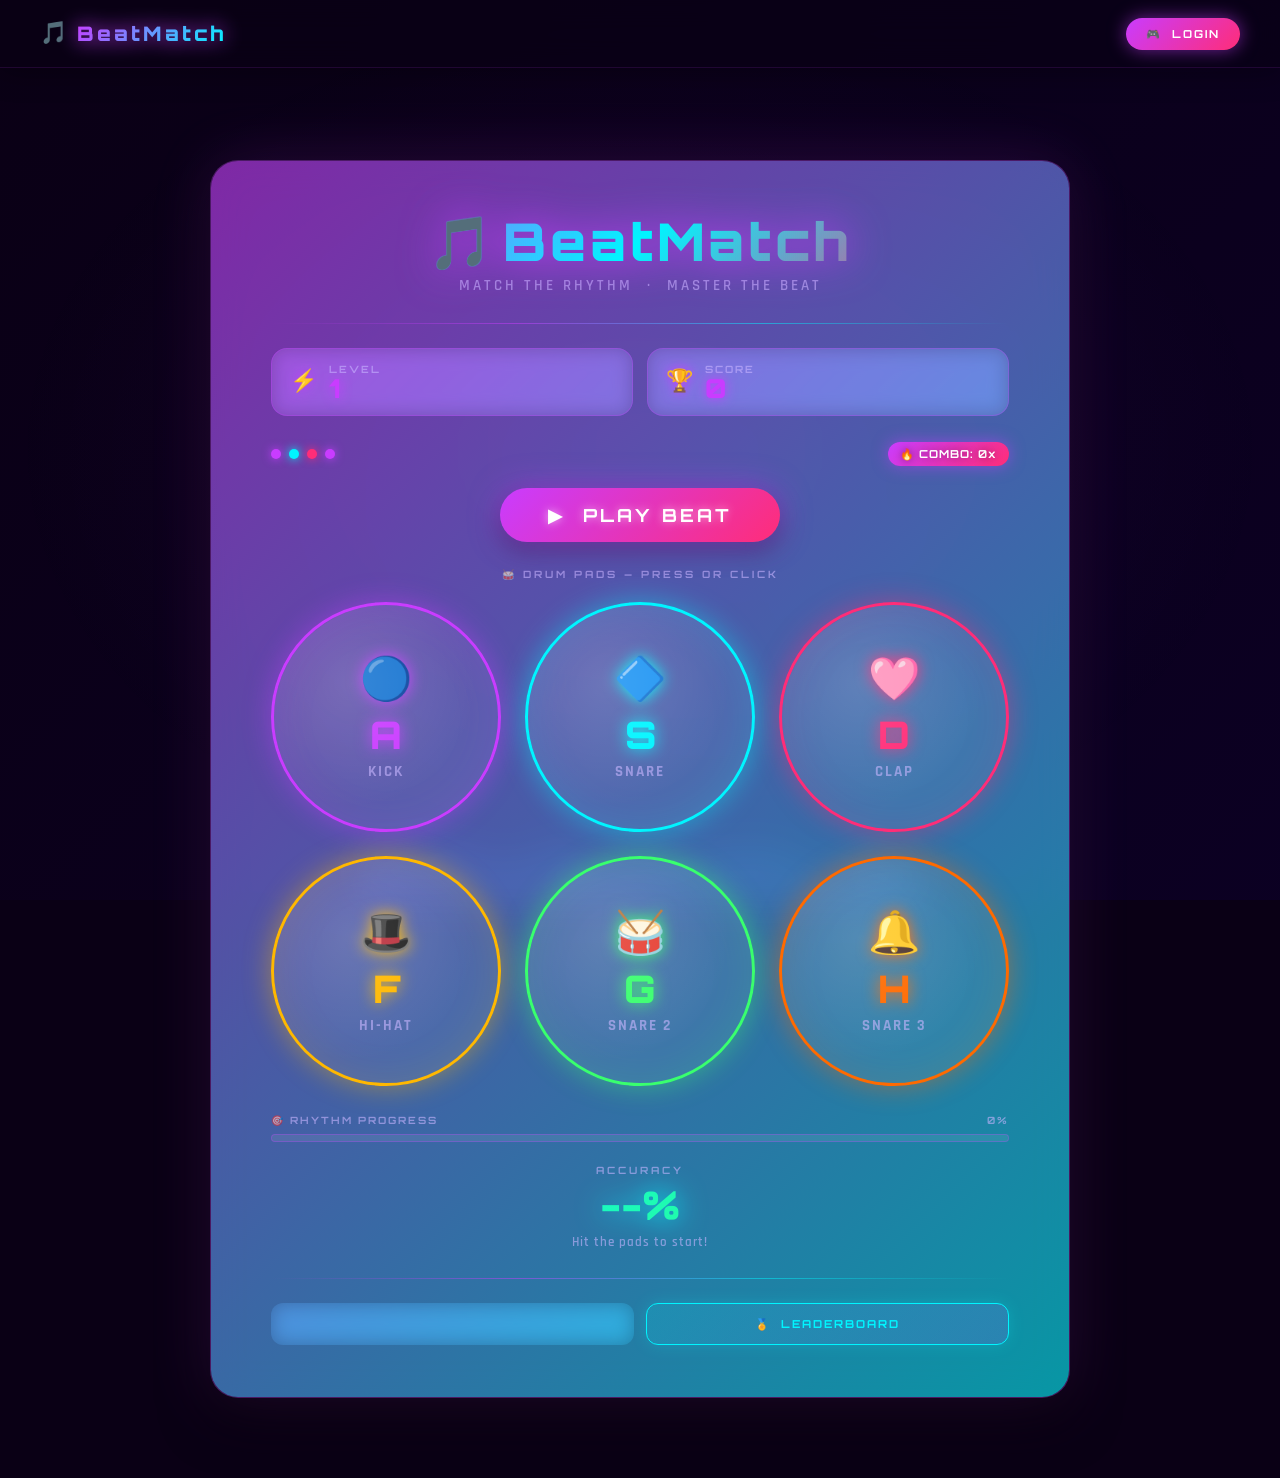
<file: index.html>
<!doctype html>
<html lang="en" data-theme="dark">
  <head>
    <meta charset="UTF-8" />
    <meta
      name="viewport"
      content="width=device-width, initial-scale=1.0, viewport-fit=cover"
    />
    <meta name="theme-color" content="#0a0015" />
    <title>BeatMatch – Match the Rhythm</title>
    <link
      href="https://fonts.googleapis.com/css2?family=Orbitron:wght@400;600;700;900&family=Rajdhani:wght@300;400;600;700&display=swap"
      rel="stylesheet"
    />
    <link rel="stylesheet" href="style.css" />
  </head>
  <body>
    <!-- Animated Background -->
    <div class="bg-canvas"></div>
    <div class="beat-pulse"></div>
    <div class="particles" id="particles"></div>
    <div class="equalizer" id="equalizer"></div>

    <!-- ═══════════ NAVBAR ═══════════ -->
    <nav class="navbar">
      <!-- Left: game name -->
      <a class="navbar-brand" href="#">
        <span class="navbar-brand-icon">🎵</span>
        <span class="navbar-brand-text">BeatMatch</span>
      </a>

      <!-- Right: profile / login -->
      <div class="navbar-right">
        <!-- Profile wrap (shown when logged in) -->
        <div class="profile-wrap" id="profileWrap">
          <button
            class="profile-avatar-btn"
            id="profileAvatarBtn"
            title="My Profile"
          >
            🎧<span class="online-dot"></span>
          </button>
          <div class="profile-dropdown" id="profileDropdown">
            <div class="dd-header">
              <div class="dd-avatar-lg" id="ddAvatarLg">🎧</div>
              <div class="dd-user-info">
                <div class="dd-username" id="ddUsername">BeatMaster</div>
                <div class="dd-email" id="ddEmail">player@beatmatch.io</div>
                <div class="dd-rank-badge">⚡ RANK: PRO</div>
              </div>
            </div>
            <div class="dd-stats">
              <div class="dd-stat">
                <div class="dd-stat-val" id="ddStatScore">0</div>
                <div class="dd-stat-lbl">Score</div>
              </div>
              <div class="dd-stat">
                <div class="dd-stat-val" id="ddStatLevel">1</div>
                <div class="dd-stat-lbl">Level</div>
              </div>
              <div class="dd-stat">
                <div class="dd-stat-val" id="ddStatCombo">0</div>
                <div class="dd-stat-lbl">Combo</div>
              </div>
            </div>
            <div class="dd-menu">
              <button class="dd-item" id="ddProfile">
                <span class="dd-item-icon">👤</span>My Profile
              </button>
              <a class="dd-item" href="leaderboard.html"
                ><span class="dd-item-icon">🏅</span>Leaderboard</a
              >
              <button class="dd-item" id="ddSettings">
                <span class="dd-item-icon">⚙️</span>Settings
              </button>
              <button class="dd-item" id="ddAchievements">
                <span class="dd-item-icon">🏆</span>Achievements
              </button>
              <div class="dd-divider"></div>
              <button class="dd-item logout" id="ddLogout">
                <span class="dd-item-icon">🚪</span>Logout
              </button>
            </div>
          </div>
        </div>

        <!-- Login button (shown when logged out) -->
        <button class="navbar-login-btn" id="loginBtn">🎮 &nbsp;Login</button>
      </div>
    </nav>

    <!-- ═══════════ AUTH MODAL (Login / Sign Up) ═══════════ -->
    <div class="auth-modal-overlay" id="authModal">
      <div class="auth-modal" id="authModalBox">
        <button class="auth-close" id="authClose">✕</button>

        <!-- Tabs -->
        <div class="auth-tabs">
          <button class="auth-tab active" id="tabLogin">Login</button>
          <button class="auth-tab" id="tabSignup">Sign Up</button>
        </div>

        <!-- ── LOGIN PANEL ── -->
        <div id="panelLogin">
          <div class="auth-heading">
            <div class="auth-emoji">🎵</div>
            <div class="auth-title">Welcome Back</div>
            <div class="auth-sub">Login to save your score</div>
          </div>
          <div class="auth-fields">
            <input
              class="auth-input"
              id="loginUser"
              type="text"
              placeholder="Username"
              autocomplete="username"
            />
            <input
              class="auth-input"
              id="loginPass"
              type="password"
              placeholder="Password"
              autocomplete="current-password"
            />
            <div class="auth-error" id="loginError"></div>
            <button class="auth-submit" id="doLoginBtn">▶ &nbsp;Login</button>
            <div class="auth-footer">
              No account?
              <span class="auth-footer-link" id="switchToSignup">Sign Up</span
              >&nbsp;&nbsp;·&nbsp;&nbsp;<span
                class="auth-footer-link"
                id="guestPlay"
                >Play as Guest</span
              >
            </div>
          </div>
        </div>

        <!-- ── SIGN UP PANEL ── -->
        <div id="panelSignup" style="display: none">
          <div class="auth-heading">
            <div class="auth-emoji">🚀</div>
            <div class="auth-title">Create Account</div>
            <div class="auth-sub">Join the BeatMatch community</div>
          </div>
          <div class="auth-fields">
            <input
              class="auth-input"
              id="signupUser"
              type="text"
              placeholder="Choose a username"
              autocomplete="username"
            />
            <input
              class="auth-input"
              id="signupEmail"
              type="email"
              placeholder="Email address"
              autocomplete="email"
            />
            <input
              class="auth-input"
              id="signupPass"
              type="password"
              placeholder="Create a password"
              autocomplete="new-password"
            />
            <input
              class="auth-input"
              id="signupPass2"
              type="password"
              placeholder="Confirm password"
              autocomplete="new-password"
            />
            <div class="auth-error" id="signupError"></div>
            <button class="auth-submit" id="doSignupBtn">
              ✦ &nbsp;Create Account
            </button>
            <div class="auth-footer">
              Already have an account?
              <span class="auth-footer-link" id="switchToLogin">Login</span>
            </div>
          </div>
        </div>
      </div>
    </div>

    <!-- ═══════════ GAME CARD ═══════════ -->
    <div class="page-wrapper">
      <div class="game-card">
        <div class="game-header">
          <div class="game-title">
            <span class="title-emoji">🎵</span>BeatMatch
          </div>
          <div class="game-subtitle">
            Match the rhythm &nbsp;·&nbsp; Master the beat
          </div>
        </div>

        <div class="neon-divider"></div>

        <div class="stats-row">
          <div class="stat-card">
            <div class="stat-icon">⚡</div>
            <div class="stat-info">
              <div class="stat-label">Level</div>
              <div class="stat-value" id="statLevel">1</div>
            </div>
          </div>
          <div class="stat-card">
            <div class="stat-icon">🏆</div>
            <div class="stat-info">
              <div class="stat-label">Score</div>
              <div class="stat-value" id="statScore">0</div>
            </div>
          </div>
        </div>

        <div class="beat-row">
          <div class="beat-indicator">
            <div class="beat-dot"></div>
            <div class="beat-dot"></div>
            <div class="beat-dot"></div>
            <div class="beat-dot"></div>
          </div>
          <div class="combo-badge" id="comboBadge">
            🔥 COMBO: <span id="comboVal">0</span>x
          </div>
        </div>

        <div class="play-btn-wrap">
          <button class="play-btn" id="playBtn">▶ &nbsp;Play Beat</button>
        </div>

        <!-- 6 pads: 3 columns × 2 rows -->
        <div class="pads-section">
          <div class="pads-label">🥁 Drum Pads — Press or Click</div>
          <div class="pads-row">
            <div class="drum-pad" data-key="a">
              <div class="pad-icon">🔵</div>
              <div class="pad-key">A</div>
              <div class="pad-name">Kick</div>
            </div>
            <div class="drum-pad" data-key="s">
              <div class="pad-icon">🔷</div>
              <div class="pad-key">S</div>
              <div class="pad-name">Snare</div>
            </div>
            <div class="drum-pad" data-key="d">
              <div class="pad-icon">🩷</div>
              <div class="pad-key">D</div>
              <div class="pad-name">Clap</div>
            </div>
            <div class="drum-pad" data-key="f">
              <div class="pad-icon">🎩</div>
              <div class="pad-key">F</div>
              <div class="pad-name">Hi-Hat</div>
            </div>
            <div class="drum-pad" data-key="g">
              <div class="pad-icon">🥁</div>
              <div class="pad-key">G</div>
              <div class="pad-name">Snare 2</div>
            </div>
            <div class="drum-pad" data-key="h">
              <div class="pad-icon">🔔</div>
              <div class="pad-key">H</div>
              <div class="pad-name">Snare 3</div>
            </div>
          </div>
        </div>

        <div class="progress-section">
          <div class="progress-label-row">
            <span class="progress-label">🎯 Rhythm Progress</span>
            <span class="progress-label" id="progressPct">0%</span>
          </div>
          <div class="progress-track">
            <div class="progress-fill" id="progressFill"></div>
          </div>
        </div>

        <div class="feedback-section">
          <div class="accuracy-label">Accuracy</div>
          <div class="accuracy-value" id="accuracyVal">--%</div>
          <div class="feedback-msg" id="feedbackMsg">
            Hit the pads to start!
          </div>
        </div>

        <div class="neon-divider"></div>

        <div class="bottom-actions">
          <button class="action-btn outline" id="resetBtn">
            🔄 &nbsp;Reset
          </button>
          <a class="action-btn leaderboard" href="leaderboard.html"
            >🏅 &nbsp;Leaderboard</a
          >
        </div>
      </div>
    </div>

    <script src="game.js"></script>
  </body>
</html>
</file>
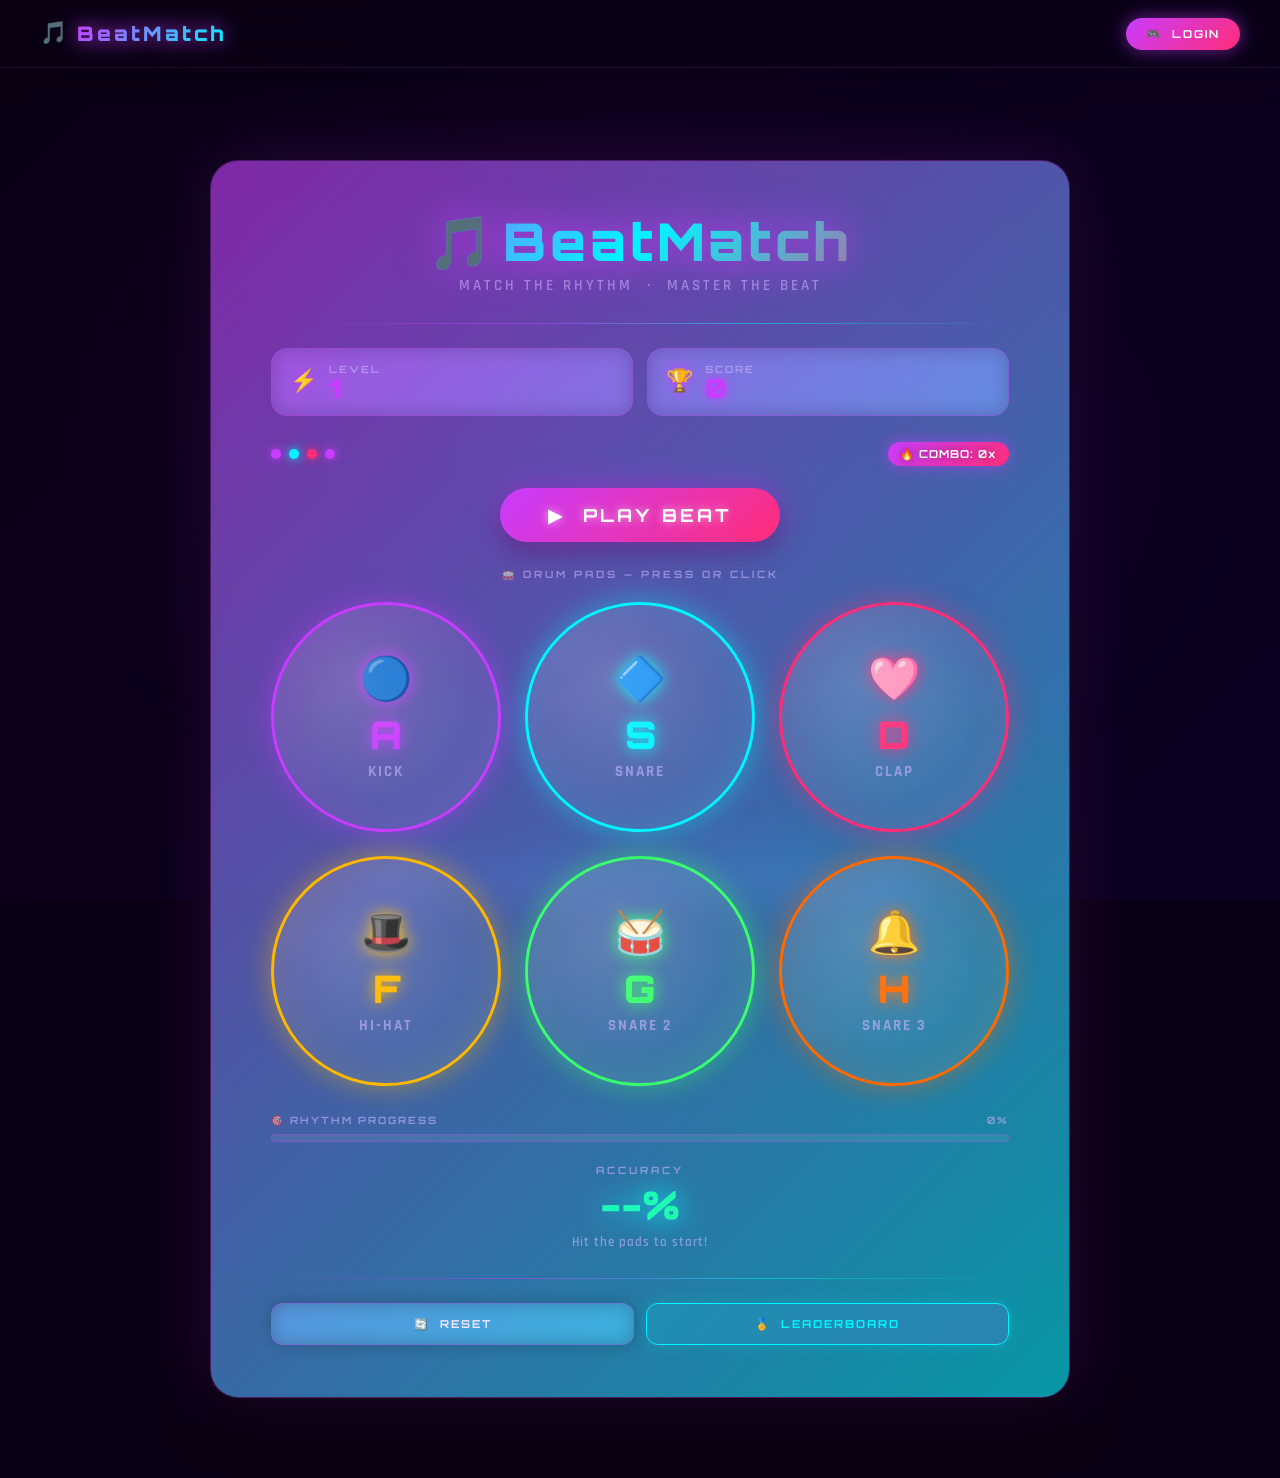
<file: html/index.html>
<!doctype html>
<html lang="en" data-theme="dark">
  <head>
    <meta charset="UTF-8" />
    <meta
      name="viewport"
      content="width=device-width, initial-scale=1.0, viewport-fit=cover"
    />
    <meta name="theme-color" content="#0a0015" />
    <title>BeatMatch – Match the Rhythm</title>
    <link
      href="https://fonts.googleapis.com/css2?family=Orbitron:wght@400;600;700;900&family=Rajdhani:wght@300;400;600;700&display=swap"
      rel="stylesheet"
    />
    <link rel="stylesheet" href="../css/style.css" />
  </head>
  <body>
    <!-- Animated Background -->
    <div class="bg-canvas"></div>
    <div class="beat-pulse"></div>
    <div class="particles" id="particles"></div>
    <div class="equalizer" id="equalizer"></div>

    <!-- ═══════════ NAVBAR ═══════════ -->
    <nav class="navbar">
      <!-- Left: game name -->
      <a class="navbar-brand" href="#">
        <span class="navbar-brand-icon">🎵</span>
        <span class="navbar-brand-text">BeatMatch</span>
      </a>

      <!-- Right: profile / login -->
      <div class="navbar-right">
        <!-- Profile wrap (shown when logged in) -->
        <div class="profile-wrap" id="profileWrap">
          <button
            class="profile-avatar-btn"
            id="profileAvatarBtn"
            title="My Profile"
          >
            🎧<span class="online-dot"></span>
          </button>
          <div class="profile-dropdown" id="profileDropdown">
            <div class="dd-header">
              <div class="dd-avatar-lg" id="ddAvatarLg">🎧</div>
              <div class="dd-user-info">
                <div class="dd-username" id="ddUsername">BeatMaster</div>
                <div class="dd-email" id="ddEmail">player@beatmatch.io</div>
                <div class="dd-rank-badge">⚡ RANK: PRO</div>
              </div>
            </div>
            <div class="dd-stats">
              <div class="dd-stat">
                <div class="dd-stat-val" id="ddStatScore">0</div>
                <div class="dd-stat-lbl">Score</div>
              </div>
              <div class="dd-stat">
                <div class="dd-stat-val" id="ddStatLevel">1</div>
                <div class="dd-stat-lbl">Level</div>
              </div>
              <div class="dd-stat">
                <div class="dd-stat-val" id="ddStatCombo">0</div>
                <div class="dd-stat-lbl">Combo</div>
              </div>
            </div>
            <div class="dd-menu">
              <button class="dd-item" id="ddProfile">
                <span class="dd-item-icon">👤</span>My Profile
              </button>
              <a class="dd-item" href="leaderboard.html"
                ><span class="dd-item-icon">🏅</span>Leaderboard</a
              >
              <button class="dd-item" id="ddSettings">
                <span class="dd-item-icon">⚙️</span>Settings
              </button>
              <button class="dd-item" id="ddAchievements">
                <span class="dd-item-icon">🏆</span>Achievements
              </button>
              <div class="dd-divider"></div>
              <button class="dd-item logout" id="ddLogout">
                <span class="dd-item-icon">🚪</span>Logout
              </button>
            </div>
          </div>
        </div>

        <!-- Login button (shown when logged out) -->
        <button class="navbar-login-btn" id="loginBtn">🎮 &nbsp;Login</button>
      </div>
    </nav>

    <!-- ═══════════ AUTH MODAL (Login / Sign Up) ═══════════ -->
    <div class="auth-modal-overlay" id="authModal">
      <div class="auth-modal" id="authModalBox">
        <button class="auth-close" id="authClose">✕</button>

        <!-- Tabs -->
        <div class="auth-tabs">
          <button class="auth-tab active" id="tabLogin">Login</button>
          <button class="auth-tab" id="tabSignup">Sign Up</button>
        </div>

        <!-- ── LOGIN PANEL ── -->
        <div id="panelLogin">
          <div class="auth-heading">
            <div class="auth-emoji">🎵</div>
            <div class="auth-title">Welcome Back</div>
            <div class="auth-sub">Login to save your score</div>
          </div>
          <div class="auth-fields">
            <input
              class="auth-input"
              id="loginUser"
              type="text"
              placeholder="Username"
              autocomplete="username"
            />
            <input
              class="auth-input"
              id="loginPass"
              type="password"
              placeholder="Password"
              autocomplete="current-password"
            />
            <div class="auth-error" id="loginError"></div>
            <button class="auth-submit" id="doLoginBtn">▶ &nbsp;Login</button>
            <div class="auth-footer">
              No account?
              <span class="auth-footer-link" id="switchToSignup">Sign Up</span
              >&nbsp;&nbsp;·&nbsp;&nbsp;<span
                class="auth-footer-link"
                id="guestPlay"
                >Play as Guest</span
              >
            </div>
          </div>
        </div>

        <!-- ── SIGN UP PANEL ── -->
        <div id="panelSignup" style="display: none">
          <div class="auth-heading">
            <div class="auth-emoji">🚀</div>
            <div class="auth-title">Create Account</div>
            <div class="auth-sub">Join the BeatMatch community</div>
          </div>
          <div class="auth-fields">
            <input
              class="auth-input"
              id="signupUser"
              type="text"
              placeholder="Choose a username"
              autocomplete="username"
            />
            <input
              class="auth-input"
              id="signupEmail"
              type="email"
              placeholder="Email address"
              autocomplete="email"
            />
            <input
              class="auth-input"
              id="signupPass"
              type="password"
              placeholder="Create a password"
              autocomplete="new-password"
            />
            <input
              class="auth-input"
              id="signupPass2"
              type="password"
              placeholder="Confirm password"
              autocomplete="new-password"
            />
            <div class="auth-error" id="signupError"></div>
            <button class="auth-submit" id="doSignupBtn">
              ✦ &nbsp;Create Account
            </button>
            <div class="auth-footer">
              Already have an account?
              <span class="auth-footer-link" id="switchToLogin">Login</span>
            </div>
          </div>
        </div>
      </div>
    </div>

    <!-- ═══════════ GAME CARD ═══════════ -->
    <div class="page-wrapper">
      <div class="game-card">
        <div class="game-header">
          <div class="game-title">
            <span class="title-emoji">🎵</span>BeatMatch
          </div>
          <div class="game-subtitle">
            Match the rhythm &nbsp;·&nbsp; Master the beat
          </div>
        </div>

        <div class="neon-divider"></div>

        <div class="stats-row">
          <div class="stat-card">
            <div class="stat-icon">⚡</div>
            <div class="stat-info">
              <div class="stat-label">Level</div>
              <div class="stat-value" id="statLevel">1</div>
            </div>
          </div>
          <div class="stat-card">
            <div class="stat-icon">🏆</div>
            <div class="stat-info">
              <div class="stat-label">Score</div>
              <div class="stat-value" id="statScore">0</div>
            </div>
          </div>
        </div>

        <div class="beat-row">
          <div class="beat-indicator">
            <div class="beat-dot"></div>
            <div class="beat-dot"></div>
            <div class="beat-dot"></div>
            <div class="beat-dot"></div>
          </div>
          <div class="combo-badge" id="comboBadge">
            🔥 COMBO: <span id="comboVal">0</span>x
          </div>
        </div>

        <div class="play-btn-wrap">
          <button class="play-btn" id="playBtn">▶ &nbsp;Play Beat</button>
        </div>

        <!-- 6 pads: 3 columns × 2 rows -->
        <div class="pads-section">
          <div class="pads-label">🥁 Drum Pads — Press or Click</div>
          <div class="pads-row">
            <div class="drum-pad" data-key="a">
              <div class="pad-icon">🔵</div>
              <div class="pad-key">A</div>
              <div class="pad-name">Kick</div>
            </div>
            <div class="drum-pad" data-key="s">
              <div class="pad-icon">🔷</div>
              <div class="pad-key">S</div>
              <div class="pad-name">Snare</div>
            </div>
            <div class="drum-pad" data-key="d">
              <div class="pad-icon">🩷</div>
              <div class="pad-key">D</div>
              <div class="pad-name">Clap</div>
            </div>
            <div class="drum-pad" data-key="f">
              <div class="pad-icon">🎩</div>
              <div class="pad-key">F</div>
              <div class="pad-name">Hi-Hat</div>
            </div>
            <div class="drum-pad" data-key="g">
              <div class="pad-icon">🥁</div>
              <div class="pad-key">G</div>
              <div class="pad-name">Snare 2</div>
            </div>
            <div class="drum-pad" data-key="h">
              <div class="pad-icon">🔔</div>
              <div class="pad-key">H</div>
              <div class="pad-name">Snare 3</div>
            </div>
          </div>
        </div>

        <div class="progress-section">
          <div class="progress-label-row">
            <span class="progress-label">🎯 Rhythm Progress</span>
            <span class="progress-label" id="progressPct">0%</span>
          </div>
          <div class="progress-track">
            <div class="progress-fill" id="progressFill"></div>
          </div>
        </div>

        <div class="feedback-section">
          <div class="accuracy-label">Accuracy</div>
          <div class="accuracy-value" id="accuracyVal">--%</div>
          <div class="feedback-msg" id="feedbackMsg">
            Hit the pads to start!
          </div>
        </div>

        <div class="neon-divider"></div>

        <div class="bottom-actions">
          <button class="action-btn outline" id="resetBtn">
            🔄 &nbsp;Reset
          </button>
          <a class="action-btn leaderboard" href="leaderboard.html"
            >🏅 &nbsp;Leaderboard</a
          >
        </div>
      </div>
    </div>

    <script src="../js/game.js"></script>
  </body>
</html>
</file>
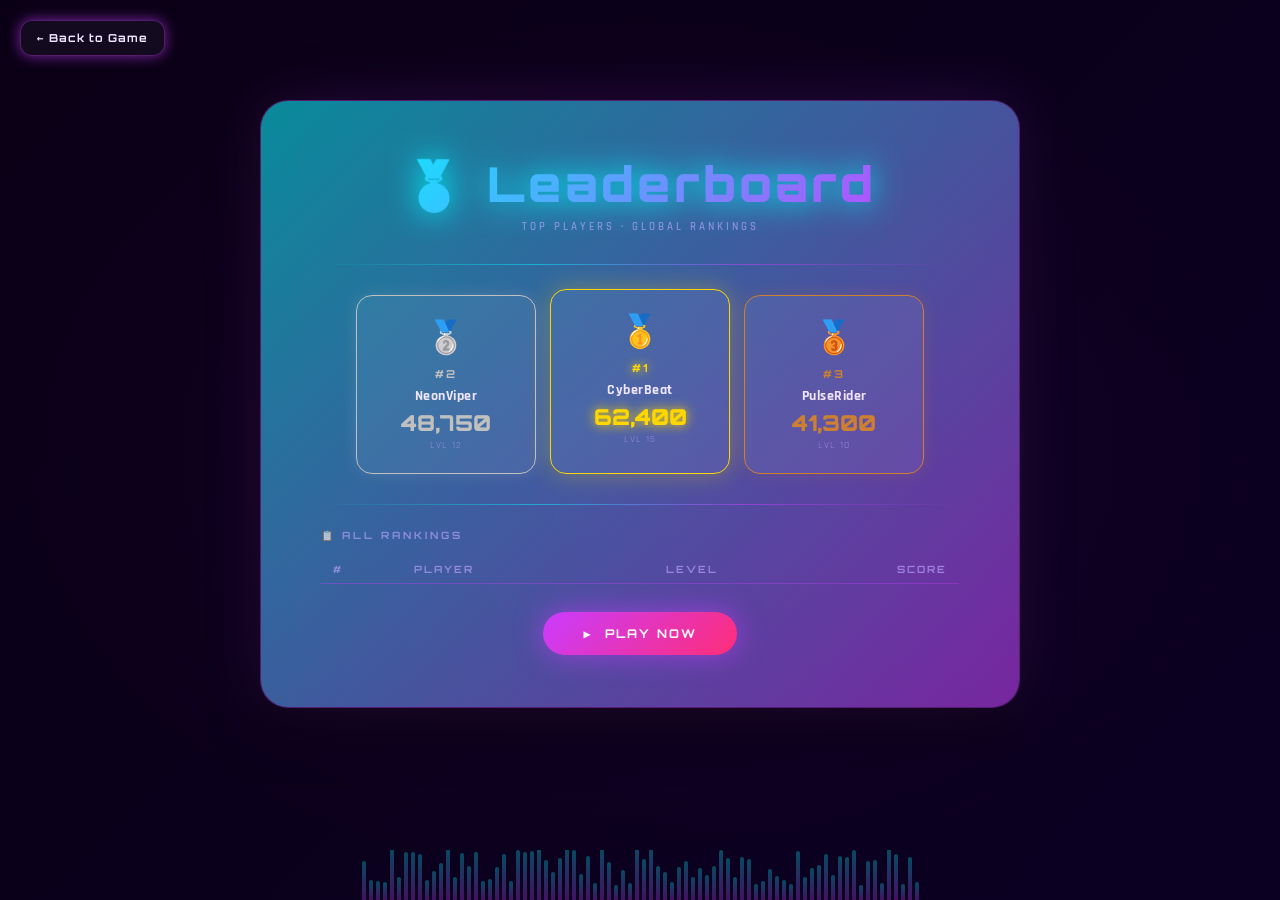
<file: leaderboard.html>
<!doctype html>
<html lang="en" data-theme="dark">
  <head>
    <meta charset="UTF-8" />
    <meta
      name="viewport"
      content="width=device-width, initial-scale=1.0, viewport-fit=cover"
    />
    <meta name="theme-color" content="#0a0015" />
    <title>BeatMatch – Leaderboard</title>
    <link
      href="https://fonts.googleapis.com/css2?family=Orbitron:wght@400;600;700;900&family=Rajdhani:wght@300;400;600;700&display=swap"
      rel="stylesheet"
    />
    <link rel="stylesheet" href="style1.css" />
  </head>

  <body>
    
    <div class="bg-canvas"></div>
    <div class="beat-pulse"></div>
    <div class="particles" id="particles"></div>
    <div class="equalizer" id="equalizer"></div>

    <a class="back-btn" href="../index.html">← Back to Game</a>

    <div class="page-wrapper">
      <div class="leaderboard-card">
        <div class="lb-header">
          <div class="lb-title">🏅 Leaderboard</div>
          <div class="lb-subtitle">Top Players · Global Rankings</div>
        </div>

        <div class="neon-divider"></div>

        <!-- Podium Top 3 -->
        <div class="podium-section">
          <div class="podium-card rank-2">
            <span class="podium-medal">🥈</span>
            <div class="podium-rank">#2</div>
            <div class="podium-name">NeonViper</div>
            <div class="podium-score">48,750</div>
            <div class="podium-level">LVL 12</div>
          </div>
          <div class="podium-card rank-1">
            <span class="podium-medal">🥇</span>
            <div class="podium-rank">#1</div>
            <div class="podium-name">CyberBeat</div>
            <div class="podium-score">62,400</div>
            <div class="podium-level">LVL 15</div>
          </div>
          <div class="podium-card rank-3">
            <span class="podium-medal">🥉</span>
            <div class="podium-rank">#3</div>
            <div class="podium-name">PulseRider</div>
            <div class="podium-score">41,300</div>
            <div class="podium-level">LVL 10</div>
          </div>
        </div>

        <div class="neon-divider"></div>

        <!-- Full Table -->
        <div class="table-section">
          <div class="table-label">📋 All Rankings</div>
          <table class="lb-table">
            <thead>
              <tr>
                <th>#</th>
                <th>Player</th>
                <th>Level</th>
                <th>Score</th>
              </tr>
            </thead>
            <tbody id="tbodyRows"></tbody>
          </table>
        </div>

        <div class="lb-cta">
          <a class="cta-btn" href="../index.html">▶ &nbsp;Play Now</a>
        </div>
      </div>
    </div>

    <script src="stats.js"></script>
  </body>
</html>
</file>
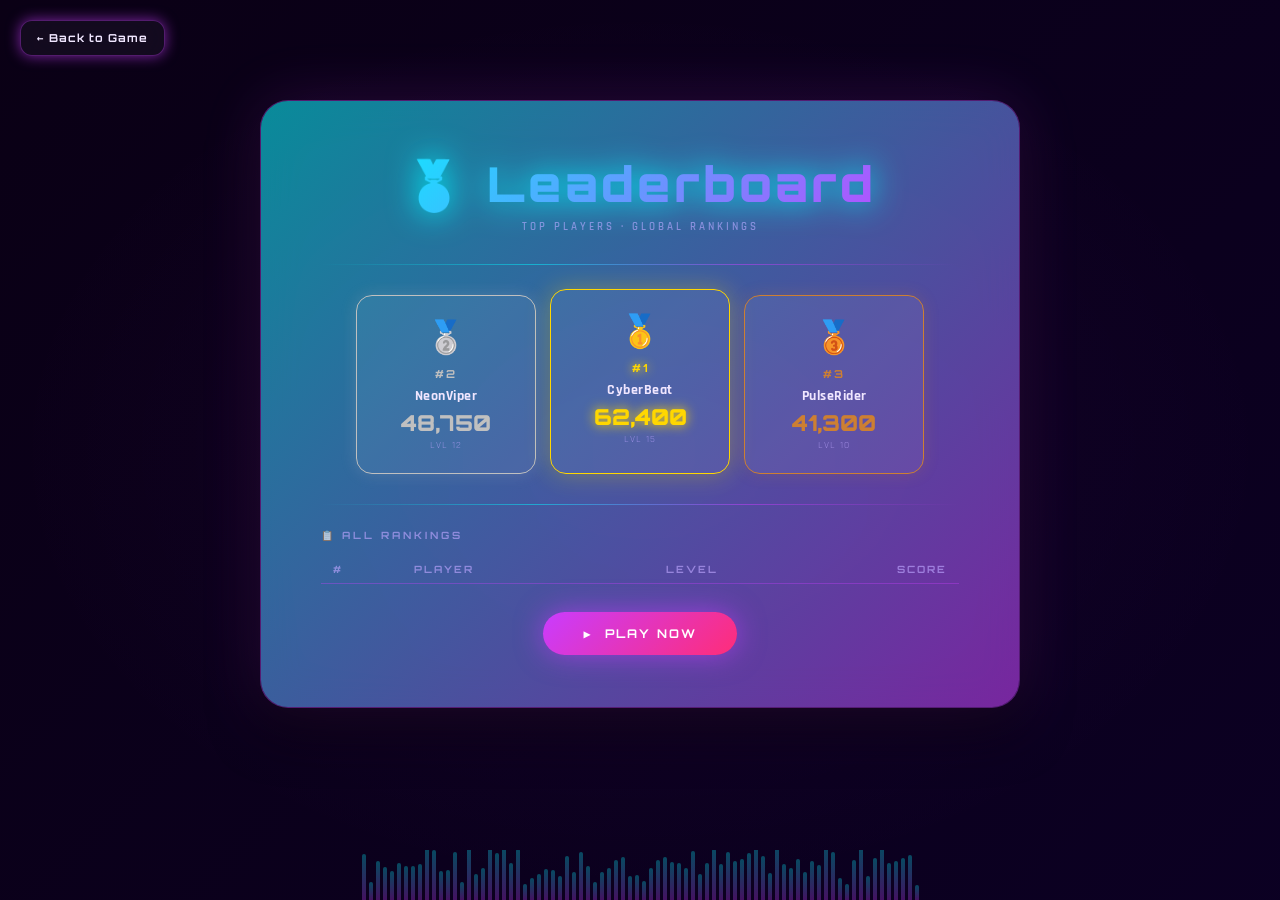
<file: html/leaderboard.html>
<!doctype html>
<html lang="en" data-theme="dark">
  <head>
    <meta charset="UTF-8" />
    <meta
      name="viewport"
      content="width=device-width, initial-scale=1.0, viewport-fit=cover"
    />
    <meta name="theme-color" content="#0a0015" />
    <title>BeatMatch – Leaderboard</title>
    <link
      href="https://fonts.googleapis.com/css2?family=Orbitron:wght@400;600;700;900&family=Rajdhani:wght@300;400;600;700&display=swap"
      rel="stylesheet"
    />
    <link rel="stylesheet" href="../css/style1.css" />
  </head>

  <body>
    
    <div class="bg-canvas"></div>
    <div class="beat-pulse"></div>
    <div class="particles" id="particles"></div>
    <div class="equalizer" id="equalizer"></div>

    <a class="back-btn" href="index.html">← Back to Game</a>

    <div class="page-wrapper">
      <div class="leaderboard-card">
        <div class="lb-header">
          <div class="lb-title">🏅 Leaderboard</div>
          <div class="lb-subtitle">Top Players · Global Rankings</div>
        </div>

        <div class="neon-divider"></div>

        <!-- Podium Top 3 -->
        <div class="podium-section">
          <div class="podium-card rank-2">
            <span class="podium-medal">🥈</span>
            <div class="podium-rank">#2</div>
            <div class="podium-name">NeonViper</div>
            <div class="podium-score">48,750</div>
            <div class="podium-level">LVL 12</div>
          </div>
          <div class="podium-card rank-1">
            <span class="podium-medal">🥇</span>
            <div class="podium-rank">#1</div>
            <div class="podium-name">CyberBeat</div>
            <div class="podium-score">62,400</div>
            <div class="podium-level">LVL 15</div>
          </div>
          <div class="podium-card rank-3">
            <span class="podium-medal">🥉</span>
            <div class="podium-rank">#3</div>
            <div class="podium-name">PulseRider</div>
            <div class="podium-score">41,300</div>
            <div class="podium-level">LVL 10</div>
          </div>
        </div>

        <div class="neon-divider"></div>

        <!-- Full Table -->
        <div class="table-section">
          <div class="table-label">📋 All Rankings</div>
          <table class="lb-table">
            <thead>
              <tr>
                <th>#</th>
                <th>Player</th>
                <th>Level</th>
                <th>Score</th>
              </tr>
            </thead>
            <tbody id="tbodyRows"></tbody>
          </table>
        </div>

        <div class="lb-cta">
          <a class="cta-btn" href="index.html">▶ &nbsp;Play Now</a>
        </div>
      </div>
    </div>

    <script src="../js/stats.js"></script>
  </body>
</html>
</file>
<file: style.css>
:root {
  --bg-gradient-start: #0a0015;
  --bg-gradient-mid: #0d0030;
  --bg-gradient-end: #15002a;
  --primary-neon: #c93cff;
  --secondary-neon: #00f5ff;
  --accent-color: #ff2d78;
  --accent-green: #39ff6e;
  --card-bg: rgba(255, 255, 255, 0.04);
  --card-border: rgba(201, 60, 255, 0.3);
  --text-primary: #f0e6ff;
  --text-secondary: rgba(200, 180, 255, 0.6);
  --button-glow: rgba(201, 60, 255, 0.55);
  --stat-bg: rgba(255, 255, 255, 0.06);
  --pad-a: #c93cff;
  --pad-s: #00f5ff;
  --pad-d: #ff2d78;
  --pad-f: #ffb800;
  --pad-g: #39ff6e;
  --pad-h: #ff6a00;
  --shadow-card:
    0 0 60px rgba(201, 60, 255, 0.15), 0 24px 48px rgba(0, 0, 0, 0.6);
  --blur-val: blur(20px);
  --progress-fill: linear-gradient(90deg, #c93cff, #00f5ff);
  --navbar-bg: rgba(10, 0, 21, 0.55);
}

/* ══════════════════════════════════════════ RESET */
*,
*::before,
*::after {
  box-sizing: border-box;
  margin: 0;
  padding: 0;
}
html {
  scroll-behavior: smooth;
}
body {
  font-family: "Rajdhani", sans-serif;
  min-height: 100vh;
  background: var(--bg-gradient-start);
  color: var(--text-primary);
  overflow-x: hidden;
  position: relative;
  padding-top: 70px; /* navbar height */
}

/* ══════════════════════════════════════════
   ANIMATED BACKGROUND
══════════════════════════════════════════ */
.bg-canvas {
  position: fixed;
  inset: 0;
  background: linear-gradient(
    135deg,
    var(--bg-gradient-start),
    var(--bg-gradient-mid),
    var(--bg-gradient-end)
  );
  background-size: 400% 400%;
  animation: bgShift 12s ease infinite;
  z-index: 0;
}
@keyframes bgShift {
  0% {
    background-position: 0% 50%;
  }
  50% {
    background-position: 100% 50%;
  }
  100% {
    background-position: 0% 50%;
  }
}
.particles {
  position: fixed;
  inset: 0;
  z-index: 1;
  pointer-events: none;
  overflow: hidden;
}
.particle {
  position: absolute;
  font-size: clamp(14px, 2vw, 22px);
  opacity: 0;
  animation: floatUp var(--dur, 8s) var(--delay, 0s) ease-in infinite;
  color: var(--primary-neon);
  filter: drop-shadow(0 0 6px var(--primary-neon));
  user-select: none;
}
@keyframes floatUp {
  0% {
    opacity: 0;
    transform: translateY(0) rotate(0deg) scale(0.7);
  }
  15% {
    opacity: 0.7;
  }
  80% {
    opacity: 0.4;
  }
  100% {
    opacity: 0;
    transform: translateY(-100vh) rotate(360deg) scale(1.2);
  }
}
.beat-pulse {
  position: fixed;
  inset: 0;
  z-index: 1;
  pointer-events: none;
  background: radial-gradient(
    ellipse at center,
    rgba(201, 60, 255, 0.06) 0%,
    transparent 70%
  );
  animation: pulseBeat 1.8s ease-in-out infinite;
}
@keyframes pulseBeat {
  0%,
  100% {
    opacity: 0.3;
    transform: scale(1);
  }
  50% {
    opacity: 0.9;
    transform: scale(1.03);
  }
}
.equalizer {
  position: fixed;
  bottom: 0;
  left: 0;
  right: 0;
  height: 60px;
  display: flex;
  align-items: flex-end;
  justify-content: center;
  gap: 3px;
  z-index: 1;
  pointer-events: none;
  overflow: hidden;
}
.eq-bar {
  width: 4px;
  border-radius: 2px 2px 0 0;
  background: linear-gradient(
    to top,
    var(--primary-neon),
    var(--secondary-neon)
  );
  opacity: 0.35;
  animation: eqBounce var(--spd, 0.6s) ease-in-out infinite alternate;
  transform-origin: bottom;
}
@keyframes eqBounce {
  from {
    transform: scaleY(0.1);
  }
  to {
    transform: scaleY(1);
  }
}

/* ══════════════════════════════════════════
   TRANSPARENT NAVBAR
══════════════════════════════════════════ */
.navbar {
  position: fixed;
  top: 0;
  left: 0;
  right: 0;
  z-index: 500;
  height: 64px;
  display: flex;
  align-items: center;
  justify-content: space-between;
  padding: 0 clamp(16px, 4vw, 40px);
  background: var(--navbar-bg);
  backdrop-filter: blur(18px);
  -webkit-backdrop-filter: blur(18px);
  border-bottom: 1px solid rgba(201, 60, 255, 0.12);
  box-shadow: 0 2px 30px rgba(0, 0, 0, 0.35);
}

/* Navbar: game name left */
.navbar-brand {
  display: flex;
  align-items: center;
  gap: 10px;
  text-decoration: none;
  flex-shrink: 0;
}
.navbar-brand-icon {
  font-size: 22px;
  animation: spinNote 4s linear infinite;
  display: inline-block;
}
@keyframes spinNote {
  0%,
  80% {
    transform: rotate(0deg);
  }
  90% {
    transform: rotate(-20deg);
  }
  100% {
    transform: rotate(0deg);
  }
}
.navbar-brand-text {
  font-family: "Orbitron", monospace;
  font-size: clamp(14px, 2.5vw, 20px);
  font-weight: 900;
  letter-spacing: 3px;
  background: linear-gradient(
    135deg,
    var(--primary-neon),
    var(--secondary-neon)
  );
  -webkit-background-clip: text;
  -webkit-text-fill-color: transparent;
  background-clip: text;
  filter: drop-shadow(0 0 10px var(--primary-neon));
}

/* Navbar: right side actions */
.navbar-right {
  display: flex;
  align-items: center;
  gap: 10px;
  flex-shrink: 0;
}

/* ── Navbar Login Button ── */
.navbar-login-btn {
  font-family: "Orbitron", monospace;
  font-size: 11px;
  font-weight: 700;
  letter-spacing: 2px;
  text-transform: uppercase;
  color: #fff;
  background: linear-gradient(135deg, var(--primary-neon), var(--accent-color));
  border: none;
  border-radius: 50px;
  padding: 9px 20px;
  cursor: pointer;
  box-shadow: 0 0 18px var(--button-glow);
  transition:
    transform 0.2s,
    box-shadow 0.3s;
  white-space: nowrap;
  touch-action: manipulation;
}
.navbar-login-btn:hover {
  transform: scale(1.07);
  box-shadow: 0 0 32px var(--button-glow);
}
.navbar-login-btn:active {
  transform: scale(0.96);
}

/* ── Profile Avatar ── */
.profile-wrap {
  position: relative;
  display: none;
}
.profile-avatar-btn {
  width: 42px;
  height: 42px;
  border-radius: 50%;
  background: linear-gradient(135deg, var(--primary-neon), var(--accent-color));
  border: 2px solid rgba(201, 60, 255, 0.4);
  cursor: pointer;
  display: flex;
  align-items: center;
  justify-content: center;
  font-size: 19px;
  box-shadow: 0 0 14px var(--button-glow);
  transition:
    transform 0.2s,
    box-shadow 0.3s;
  touch-action: manipulation;
  position: relative;
}
.profile-avatar-btn:hover {
  transform: scale(1.1);
  box-shadow: 0 0 26px var(--button-glow);
}
.online-dot {
  position: absolute;
  bottom: 1px;
  right: 1px;
  width: 10px;
  height: 10px;
  border-radius: 50%;
  background: #39ff6e;
  border: 2px solid #0a0015;
  box-shadow: 0 0 6px #39ff6e;
}

/* ══════════════════════════════════════════
   DROPDOWN MENU
══════════════════════════════════════════ */
.profile-dropdown {
  position: absolute;
  top: calc(100% + 12px);
  right: 0;
  width: 260px;
  background: rgba(10, 0, 22, 0.95);
  border: 1px solid var(--card-border);
  border-radius: 18px;
  backdrop-filter: blur(28px);
  box-shadow:
    0 0 48px rgba(201, 60, 255, 0.18),
    0 20px 48px rgba(0, 0, 0, 0.8);
  overflow: hidden;
  opacity: 0;
  visibility: hidden;
  pointer-events: none;
  transform: translateY(-10px) scale(0.97);
  transition:
    opacity 0.22s ease,
    transform 0.22s ease,
    visibility 0.22s;
  z-index: 600;
}
.profile-dropdown.open {
  opacity: 1;
  visibility: visible;
  pointer-events: all;
  transform: translateY(0) scale(1);
}

/* Dropdown header */
.dd-header {
  padding: 18px 18px 14px;
  border-bottom: 1px solid rgba(201, 60, 255, 0.15);
  display: flex;
  align-items: center;
  gap: 12px;
}
.dd-avatar-lg {
  width: 44px;
  height: 44px;
  border-radius: 50%;
  background: linear-gradient(135deg, var(--primary-neon), var(--accent-color));
  display: flex;
  align-items: center;
  justify-content: center;
  font-size: 22px;
  flex-shrink: 0;
  box-shadow: 0 0 14px var(--button-glow);
}
.dd-user-info {
  flex: 1;
  min-width: 0;
}
.dd-username {
  font-family: "Orbitron", monospace;
  font-size: 13px;
  font-weight: 700;
  color: var(--text-primary);
  white-space: nowrap;
  overflow: hidden;
  text-overflow: ellipsis;
}
.dd-email {
  font-size: 10px;
  color: var(--text-secondary);
  white-space: nowrap;
  overflow: hidden;
  text-overflow: ellipsis;
  margin-top: 2px;
}
.dd-rank-badge {
  display: inline-flex;
  align-items: center;
  gap: 4px;
  background: linear-gradient(
    135deg,
    rgba(201, 60, 255, 0.2),
    rgba(0, 245, 255, 0.2)
  );
  border: 1px solid var(--card-border);
  border-radius: 20px;
  padding: 3px 9px;
  margin-top: 5px;
  font-family: "Orbitron", monospace;
  font-size: 9px;
  color: var(--primary-neon);
  letter-spacing: 1px;
}

/* Stats strip */
.dd-stats {
  display: grid;
  grid-template-columns: repeat(3, 1fr);
  border-bottom: 1px solid rgba(201, 60, 255, 0.15);
}
.dd-stat {
  padding: 11px 8px;
  text-align: center;
  border-right: 1px solid rgba(201, 60, 255, 0.15);
}
.dd-stat:last-child {
  border-right: none;
}
.dd-stat-val {
  font-family: "Orbitron", monospace;
  font-size: 14px;
  font-weight: 900;
  color: var(--primary-neon);
  text-shadow: 0 0 8px var(--primary-neon);
}
.dd-stat-lbl {
  font-size: 8px;
  font-weight: 700;
  letter-spacing: 1px;
  text-transform: uppercase;
  color: var(--text-secondary);
  margin-top: 2px;
}

/* Menu items */
.dd-menu {
  padding: 8px 0;
}
.dd-item {
  display: flex;
  align-items: center;
  gap: 12px;
  padding: 11px 18px;
  font-size: 13px;
  font-weight: 600;
  color: var(--text-primary);
  cursor: pointer;
  transition:
    background 0.15s,
    color 0.15s;
  border: none;
  background: none;
  width: 100%;
  text-align: left;
  font-family: "Rajdhani", sans-serif;
  letter-spacing: 0.5px;
  text-decoration: none;
}
.dd-item:hover {
  background: rgba(201, 60, 255, 0.08);
  color: var(--primary-neon);
}
.dd-item-icon {
  width: 30px;
  height: 30px;
  border-radius: 8px;
  background: rgba(201, 60, 255, 0.1);
  display: flex;
  align-items: center;
  justify-content: center;
  font-size: 14px;
  flex-shrink: 0;
  transition: background 0.15s;
}
.dd-item:hover .dd-item-icon {
  background: rgba(201, 60, 255, 0.22);
}
.dd-divider {
  height: 1px;
  background: rgba(201, 60, 255, 0.12);
  margin: 4px 0;
}
.dd-item.logout {
  color: var(--accent-color);
}
.dd-item.logout:hover {
  background: rgba(255, 45, 120, 0.08);
}
.dd-item.logout .dd-item-icon {
  background: rgba(255, 45, 120, 0.1);
}

/* ══════════════════════════════════════════
   AUTH MODAL  (Login / Signup)
══════════════════════════════════════════ */
.auth-modal-overlay {
  display: none;
  position: fixed;
  inset: 0;
  z-index: 700;
  background: rgba(0, 0, 0, 0.78);
  backdrop-filter: blur(10px);
  align-items: center;
  justify-content: center;
}
.auth-modal-overlay.active {
  display: flex;
}

.auth-modal {
  background: rgba(10, 0, 22, 0.97);
  border: 1px solid var(--card-border);
  border-radius: 24px;
  padding: 36px 32px;
  width: 90%;
  max-width: 390px;
  box-shadow:
    0 0 64px rgba(201, 60, 255, 0.22),
    0 24px 50px rgba(0, 0, 0, 0.9);
  position: relative;
  animation: cardIn 0.4s cubic-bezier(0.16, 1, 0.3, 1) both;
}
@keyframes cardIn {
  from {
    opacity: 0;
    transform: translateY(30px) scale(0.96);
  }
  to {
    opacity: 1;
    transform: translateY(0) scale(1);
  }
}
.auth-close {
  position: absolute;
  top: 14px;
  right: 16px;
  background: none;
  border: none;
  color: var(--text-secondary);
  font-size: 20px;
  cursor: pointer;
  line-height: 1;
  transition: color 0.2s;
}
.auth-close:hover {
  color: var(--text-primary);
}

/* Tabs */
.auth-tabs {
  display: flex;
  gap: 0;
  margin-bottom: 24px;
  background: rgba(255, 255, 255, 0.05);
  border: 1px solid var(--card-border);
  border-radius: 12px;
  overflow: hidden;
}
.auth-tab {
  flex: 1;
  padding: 10px;
  font-family: "Orbitron", monospace;
  font-size: 11px;
  font-weight: 700;
  letter-spacing: 2px;
  text-transform: uppercase;
  background: none;
  border: none;
  color: var(--text-secondary);
  cursor: pointer;
  transition: all 0.2s;
}
.auth-tab.active {
  background: linear-gradient(135deg, var(--primary-neon), var(--accent-color));
  color: #fff;
}

/* Modal heading */
.auth-heading {
  text-align: center;
  margin-bottom: 22px;
}
.auth-emoji {
  font-size: 32px;
  margin-bottom: 8px;
}
.auth-title {
  font-family: "Orbitron", monospace;
  font-size: 19px;
  font-weight: 900;
  background: linear-gradient(
    135deg,
    var(--primary-neon),
    var(--secondary-neon)
  );
  -webkit-background-clip: text;
  -webkit-text-fill-color: transparent;
  background-clip: text;
  letter-spacing: 2px;
}
.auth-sub {
  font-size: 12px;
  color: var(--text-secondary);
  margin-top: 4px;
  letter-spacing: 1px;
}

/* Fields */
.auth-fields {
  display: flex;
  flex-direction: column;
  gap: 11px;
}
.auth-input {
  background: rgba(255, 255, 255, 0.06);
  border: 1px solid var(--card-border);
  border-radius: 10px;
  padding: 13px 16px;
  color: var(--text-primary);
  font-family: "Rajdhani", sans-serif;
  font-size: 14px;
  font-weight: 600;
  outline: none;
  transition:
    border-color 0.2s,
    box-shadow 0.2s;
  width: 100%;
}
.auth-input::placeholder {
  color: var(--text-secondary);
}
.auth-input:focus {
  border-color: var(--primary-neon);
  box-shadow: 0 0 14px var(--button-glow);
}
.auth-error {
  color: var(--accent-color);
  font-size: 12px;
  text-align: center;
  min-height: 16px;
  font-weight: 600;
}
.auth-submit {
  font-family: "Orbitron", monospace;
  font-size: 13px;
  font-weight: 700;
  letter-spacing: 2px;
  text-transform: uppercase;
  background: linear-gradient(135deg, var(--primary-neon), var(--accent-color));
  color: #fff;
  border: none;
  border-radius: 50px;
  padding: 14px;
  cursor: pointer;
  box-shadow: 0 0 24px var(--button-glow);
  transition:
    transform 0.2s,
    box-shadow 0.3s;
  width: 100%;
  touch-action: manipulation;
  margin-top: 4px;
}
.auth-submit:hover {
  transform: scale(1.03);
  box-shadow: 0 0 36px var(--button-glow);
}
.auth-submit:active {
  transform: scale(0.97);
}
.auth-footer {
  text-align: center;
  font-size: 11px;
  color: var(--text-secondary);
  margin-top: 4px;
}
.auth-footer-link {
  color: var(--primary-neon);
  cursor: pointer;
  font-weight: 700;
}

/* ══════════════════════════════════════════
   LAYOUT / PAGE WRAPPER
══════════════════════════════════════════ */
.page-wrapper {
  position: relative;
  z-index: 10;
  min-height: 100vh;
  display: flex;
  flex-direction: column;
  align-items: center;
  justify-content: flex-start;
  padding: 90px 16px 80px;
}

/* ══════════════════════════════════════════
   GAME CARD
══════════════════════════════════════════ */
.game-card {
  width: 100%;
  max-width: 800px;
  background: var(--card-bg);
  border: 1px solid var(--card-border);
  border-radius: 28px;
  padding: clamp(24px, 5vw, 48px);
  backdrop-filter: var(--blur-val);
  box-shadow: var(--shadow-card);
  position: relative;
  overflow: hidden;
  animation: cardIn 0.8s cubic-bezier(0.16, 1, 0.3, 1) both;
}
.game-card::before {
  content: "";
  position: absolute;
  inset: -2px;
  border-radius: 30px;
  background: linear-gradient(
    135deg,
    var(--primary-neon),
    var(--secondary-neon),
    var(--accent-color),
    var(--primary-neon)
  );
  background-size: 300% 300%;
  animation: borderGlow 4s ease infinite;
  z-index: -1;
  opacity: 0.6;
}
@keyframes borderGlow {
  0% {
    background-position: 0% 50%;
  }
  50% {
    background-position: 100% 50%;
  }
  100% {
    background-position: 0% 50%;
  }
}

/* HEADER */
.game-header {
  text-align: center;
  margin-bottom: 28px;
}
.game-title {
  font-family: "Orbitron", monospace;
  font-size: clamp(32px, 8vw, 52px);
  font-weight: 900;
  letter-spacing: 4px;
  background: linear-gradient(
    135deg,
    var(--primary-neon),
    var(--secondary-neon),
    var(--accent-color)
  );
  -webkit-background-clip: text;
  -webkit-text-fill-color: transparent;
  background-clip: text;
  filter: drop-shadow(0 0 20px var(--primary-neon));
  animation: titlePulse 3s ease-in-out infinite;
  line-height: 1.1;
}
.title-emoji {
  -webkit-text-fill-color: initial;
  filter: none;
  animation: spinNote 4s linear infinite;
  display: inline-block;
  margin-right: 6px;
}
@keyframes titlePulse {
  0%,
  100% {
    filter: drop-shadow(0 0 20px var(--primary-neon));
  }
  50% {
    filter: drop-shadow(0 0 35px var(--primary-neon))
      drop-shadow(0 0 60px var(--secondary-neon));
  }
}
.game-subtitle {
  font-size: clamp(12px, 2.5vw, 15px);
  color: var(--text-secondary);
  letter-spacing: 3px;
  text-transform: uppercase;
  margin-top: 6px;
  font-weight: 600;
}

/* DIVIDER */
.neon-divider {
  height: 1px;
  background: linear-gradient(
    90deg,
    transparent,
    var(--primary-neon),
    var(--secondary-neon),
    transparent
  );
  margin: 0 0 24px;
  opacity: 0.5;
}

/* STATS */
.stats-row {
  display: grid;
  grid-template-columns: 1fr 1fr;
  gap: 14px;
  margin-bottom: 26px;
}
.stat-card {
  background: var(--stat-bg);
  border: 1px solid var(--card-border);
  border-radius: 16px;
  padding: 14px 18px;
  display: flex;
  align-items: center;
  gap: 12px;
  backdrop-filter: blur(10px);
  transition:
    box-shadow 0.3s,
    transform 0.2s;
}
.stat-card:hover {
  transform: translateY(-2px);
  box-shadow: 0 0 20px var(--button-glow);
}
.stat-icon {
  font-size: 22px;
  filter: drop-shadow(0 0 6px var(--primary-neon));
}
.stat-info {
  flex: 1;
}
.stat-label {
  font-size: 10px;
  font-weight: 700;
  letter-spacing: 2px;
  text-transform: uppercase;
  color: var(--text-secondary);
  font-family: "Orbitron", monospace;
}
.stat-value {
  font-family: "Orbitron", monospace;
  font-size: 26px;
  font-weight: 900;
  color: var(--primary-neon);
  line-height: 1;
  text-shadow: 0 0 12px var(--primary-neon);
  transition: transform 0.15s;
}
.stat-value.bump {
  animation: statBump 0.3s ease;
}
@keyframes statBump {
  0% {
    transform: scale(1);
  }
  50% {
    transform: scale(1.25);
    color: var(--secondary-neon);
  }
  100% {
    transform: scale(1);
  }
}

/* BEAT ROW */
.beat-row {
  display: flex;
  align-items: center;
  justify-content: space-between;
  margin-bottom: 22px;
  gap: 12px;
}
.beat-indicator {
  display: flex;
  align-items: center;
  gap: 8px;
}
.beat-dot {
  width: 10px;
  height: 10px;
  border-radius: 50%;
  background: var(--primary-neon);
  box-shadow: 0 0 10px var(--primary-neon);
  animation: beatDot 1.8s ease-in-out infinite;
}
.beat-dot:nth-child(2) {
  animation-delay: 0.45s;
  background: var(--secondary-neon);
  box-shadow: 0 0 10px var(--secondary-neon);
}
.beat-dot:nth-child(3) {
  animation-delay: 0.9s;
  background: var(--accent-color);
  box-shadow: 0 0 10px var(--accent-color);
}
.beat-dot:nth-child(4) {
  animation-delay: 1.35s;
}
@keyframes beatDot {
  0%,
  100% {
    transform: scale(1);
    opacity: 0.5;
  }
  50% {
    transform: scale(1.6);
    opacity: 1;
  }
}
.combo-badge {
  background: linear-gradient(135deg, var(--primary-neon), var(--accent-color));
  color: #fff;
  font-family: "Orbitron", monospace;
  font-size: 11px;
  font-weight: 700;
  letter-spacing: 1px;
  padding: 5px 12px;
  border-radius: 20px;
  text-shadow: 0 0 8px rgba(0, 0, 0, 0.4);
  box-shadow: 0 0 16px var(--button-glow);
  transition: transform 0.2s;
}
.combo-badge:hover {
  transform: scale(1.05);
}

/* PLAY BUTTON */
.play-btn-wrap {
  display: flex;
  justify-content: center;
  margin-bottom: 26px;
}
.play-btn {
  position: relative;
  font-family: "Orbitron", monospace;
  font-size: clamp(14px, 3vw, 18px);
  font-weight: 700;
  letter-spacing: 3px;
  text-transform: uppercase;
  color: #fff;
  background: linear-gradient(135deg, var(--primary-neon), var(--accent-color));
  border: none;
  border-radius: 50px;
  padding: 16px 48px;
  cursor: pointer;
  overflow: hidden;
  transition:
    transform 0.2s,
    box-shadow 0.3s;
  box-shadow:
    0 0 30px var(--button-glow),
    0 8px 24px rgba(0, 0, 0, 0.4);
  animation: btnPulse 2.5s ease-in-out infinite;
  text-shadow: 0 0 10px rgba(255, 255, 255, 0.6);
  touch-action: manipulation;
}
@keyframes btnPulse {
  0%,
  100% {
    box-shadow:
      0 0 30px var(--button-glow),
      0 8px 24px rgba(0, 0, 0, 0.4);
  }
  50% {
    box-shadow:
      0 0 55px var(--button-glow),
      0 0 80px rgba(201, 60, 255, 0.3),
      0 8px 24px rgba(0, 0, 0, 0.4);
  }
}
.play-btn:hover {
  transform: scale(1.07);
  box-shadow:
    0 0 60px var(--button-glow),
    0 12px 32px rgba(0, 0, 0, 0.5);
  animation: none;
}
.play-btn:active {
  transform: scale(0.97);
}
.ripple {
  position: absolute;
  border-radius: 50%;
  background: rgba(255, 255, 255, 0.35);
  transform: scale(0);
  animation: rippleAnim 0.6s linear;
  pointer-events: none;
}
@keyframes rippleAnim {
  to {
    transform: scale(4);
    opacity: 0;
  }
}

/* ══════════════════════════════════════════
   DRUM PADS  — 3 × 2 grid  (LARGE)
══════════════════════════════════════════ */
.pads-section {
  margin-bottom: 28px;
}
.pads-label {
  font-size: 10px;
  font-weight: 700;
  letter-spacing: 3px;
  text-transform: uppercase;
  color: var(--text-secondary);
  font-family: "Orbitron", monospace;
  text-align: center;
  margin-bottom: 22px;
}
.pads-row {
  display: grid;
  grid-template-columns: repeat(3, 1fr);
  grid-template-rows: repeat(2, 1fr);
  gap: 18px;
}
.drum-pad {
  aspect-ratio: 1;
  border-radius: 50%;
  display: flex;
  flex-direction: column;
  align-items: center;
  justify-content: center;
  gap: 8px;
  cursor: pointer;
  position: relative;
  background: var(--stat-bg);
  border: 3px solid var(--pad-color, var(--primary-neon));
  box-shadow:
    0 0 28px
      color-mix(in srgb, var(--pad-color, var(--primary-neon)) 45%, transparent),
    inset 0 0 40px
      color-mix(in srgb, var(--pad-color, var(--primary-neon)) 12%, transparent);
  transition:
    transform 0.12s,
    box-shadow 0.15s;
  user-select: none;
  -webkit-user-select: none;
  touch-action: manipulation;
  overflow: hidden;
  min-width: 100px;
  min-height: 100px;
}
.drum-pad:nth-child(1) {
  --pad-color: var(--pad-a);
}
.drum-pad:nth-child(2) {
  --pad-color: var(--pad-s);
}
.drum-pad:nth-child(3) {
  --pad-color: var(--pad-d);
}
.drum-pad:nth-child(4) {
  --pad-color: var(--pad-f);
}
.drum-pad:nth-child(5) {
  --pad-color: var(--pad-g);
}
.drum-pad:nth-child(6) {
  --pad-color: var(--pad-h);
}
.drum-pad::after {
  content: "";
  position: absolute;
  inset: 0;
  border-radius: 50%;
  background: radial-gradient(
    circle at 35% 35%,
    rgba(255, 255, 255, 0.12),
    transparent 60%
  );
}
.drum-pad:hover {
  transform: scale(1.07);
  box-shadow:
    0 0 50px var(--pad-color),
    inset 0 0 50px color-mix(in srgb, var(--pad-color) 22%, transparent);
}
.drum-pad.hit {
  animation: padBounce 0.25s cubic-bezier(0.36, 0.07, 0.19, 0.97);
}
@keyframes padBounce {
  0% {
    transform: scale(1);
  }
  30% {
    transform: scale(0.86);
  }
  65% {
    transform: scale(1.12);
  }
  100% {
    transform: scale(1);
  }
}
.pad-icon {
  font-size: clamp(26px, 4.5vw, 38px);
  filter: drop-shadow(0 0 8px var(--pad-color));
}
.pad-key {
  font-family: "Orbitron", monospace;
  font-weight: 900;
  font-size: clamp(22px, 4.5vw, 34px);
  color: var(--pad-color);
  text-shadow: 0 0 16px var(--pad-color);
  line-height: 1;
}
.pad-name {
  font-family: "Rajdhani", sans-serif;
  font-weight: 700;
  font-size: clamp(11px, 2vw, 14px);
  letter-spacing: 2px;
  text-transform: uppercase;
  color: var(--text-secondary);
}

/* PROGRESS BAR */
.progress-section {
  margin-bottom: 22px;
}
.progress-label-row {
  display: flex;
  justify-content: space-between;
  align-items: center;
  margin-bottom: 8px;
}
.progress-label {
  font-size: 10px;
  font-weight: 700;
  letter-spacing: 2px;
  text-transform: uppercase;
  color: var(--text-secondary);
  font-family: "Orbitron", monospace;
}
.progress-track {
  height: 8px;
  border-radius: 4px;
  background: rgba(255, 255, 255, 0.08);
  overflow: hidden;
  border: 1px solid var(--card-border);
}
.progress-fill {
  height: 100%;
  border-radius: 4px;
  background: var(--progress-fill);
  width: 0%;
  transition: width 0.5s ease;
  box-shadow: 0 0 10px var(--primary-neon);
  position: relative;
  overflow: hidden;
}
.progress-fill::after {
  content: "";
  position: absolute;
  top: 0;
  left: -100%;
  width: 50%;
  height: 100%;
  background: linear-gradient(
    90deg,
    transparent,
    rgba(255, 255, 255, 0.4),
    transparent
  );
  animation: progressShimmer 1.5s ease infinite;
}
@keyframes progressShimmer {
  to {
    left: 200%;
  }
}

/* ACCURACY / FEEDBACK */
.feedback-section {
  text-align: center;
  margin-bottom: 24px;
}
.accuracy-label {
  font-size: 10px;
  font-weight: 700;
  letter-spacing: 3px;
  text-transform: uppercase;
  color: var(--text-secondary);
  font-family: "Orbitron", monospace;
  margin-bottom: 4px;
}
.accuracy-value {
  font-family: "Orbitron", monospace;
  font-size: clamp(28px, 6vw, 40px);
  font-weight: 900;
  background: linear-gradient(
    135deg,
    var(--secondary-neon),
    var(--accent-green)
  );
  -webkit-background-clip: text;
  -webkit-text-fill-color: transparent;
  background-clip: text;
  filter: drop-shadow(0 0 14px var(--secondary-neon));
  animation: accPulse 2s ease-in-out infinite;
  transition: filter 0.3s;
}
@keyframes accPulse {
  0%,
  100% {
    filter: drop-shadow(0 0 10px var(--secondary-neon));
  }
  50% {
    filter: drop-shadow(0 0 24px var(--secondary-neon))
      drop-shadow(0 0 40px var(--accent-green));
  }
}
.feedback-msg {
  font-size: 13px;
  font-weight: 600;
  letter-spacing: 1px;
  color: var(--text-secondary);
  margin-top: 4px;
  min-height: 20px;
  transition: color 0.3s;
}

/* BOTTOM ACTIONS */
.bottom-actions {
  display: grid;
  grid-template-columns: 1fr 1fr;
  gap: 12px;
}
.action-btn {
  font-family: "Orbitron", monospace;
  font-size: 11px;
  font-weight: 700;
  letter-spacing: 2px;
  text-transform: uppercase;
  border-radius: 12px;
  padding: 13px 10px;
  cursor: pointer;
  transition:
    transform 0.2s,
    box-shadow 0.2s;
  touch-action: manipulation;
  text-decoration: none;
  display: flex;
  align-items: center;
  justify-content: center;
  gap: 7px;
  border: 1px solid var(--card-border);
}
.action-btn:hover {
  transform: translateY(-2px);
}
.action-btn:active {
  transform: scale(0.97);
}
.action-btn.outline {
  background: var(--stat-bg);
  color: var(--text-primary);
  backdrop-filter: blur(10px);
  box-shadow: 0 0 16px rgba(0, 0, 0, 0.2);
}
.action-btn.outline:hover {
  box-shadow: 0 0 20px var(--button-glow);
}
.action-btn.leaderboard {
  background: linear-gradient(
    135deg,
    rgba(0, 245, 255, 0.15),
    rgba(201, 60, 255, 0.15)
  );
  color: var(--secondary-neon);
  border-color: var(--secondary-neon);
  box-shadow: 0 0 16px rgba(0, 245, 255, 0.2);
}
.action-btn.leaderboard:hover {
  background: linear-gradient(
    135deg,
    rgba(0, 245, 255, 0.25),
    rgba(201, 60, 255, 0.25)
  );
  box-shadow: 0 0 28px rgba(0, 245, 255, 0.4);
}

/* ══════════════════════════════════════════
   RESPONSIVE
══════════════════════════════════════════ */
@media (min-width: 1280px) {
  .game-card {
    max-width: 860px;
    padding: 52px 60px;
  }
  .pads-row {
    gap: 24px;
  }
  .pad-icon {
    font-size: 42px;
  }
  .pad-key {
    font-size: 38px;
  }
  .pad-name {
    font-size: 15px;
  }
  .navbar {
    height: 68px;
  }
}
@media (min-width: 1024px) and (max-width: 1279px) {
  .game-card {
    max-width: 800px;
    padding: 44px 52px;
  }
  .pads-row {
    gap: 20px;
  }
  .pad-icon {
    font-size: 36px;
  }
  .pad-key {
    font-size: 32px;
  }
}
@media (min-width: 768px) and (max-width: 1023px) {
  .game-card {
    max-width: 700px;
    padding: 36px 40px;
    border-radius: 24px;
  }
  .pads-row {
    gap: 16px;
  }
  .pad-icon {
    font-size: 30px;
  }
  .pad-key {
    font-size: 28px;
  }
  .pad-name {
    font-size: 12px;
  }
}
@media (min-width: 600px) and (max-width: 767px) {
  .game-card {
    max-width: 580px;
    padding: 28px 30px;
    border-radius: 22px;
  }
  .pads-row {
    gap: 13px;
  }
  .pad-icon {
    font-size: 26px;
  }
  .pad-key {
    font-size: 24px;
  }
  .pad-name {
    font-size: 11px;
  }
}
@media (min-width: 480px) and (max-width: 599px) {
  .game-card {
    padding: 22px 18px;
    border-radius: 20px;
  }
  .pads-row {
    gap: 10px;
  }
  .pad-icon {
    font-size: 22px;
  }
  .pad-key {
    font-size: 20px;
  }
  .pad-name {
    font-size: 10px;
    letter-spacing: 1px;
  }
  .bottom-actions {
    grid-template-columns: 1fr 1fr;
  }
  .navbar-brand-text {
    font-size: 13px;
    letter-spacing: 2px;
  }
}
@media (max-width: 479px) {
  body {
    padding-top: 60px;
  }
  .navbar {
    height: 56px;
    padding: 0 14px;
  }
  .navbar-brand-text {
    font-size: 12px;
    letter-spacing: 1px;
  }
  .navbar-login-btn {
    font-size: 10px;
    padding: 8px 14px;
    letter-spacing: 1px;
  }
  .profile-avatar-btn {
    width: 36px;
    height: 36px;
    font-size: 17px;
  }
  .profile-dropdown {
    width: 220px;
  }
  .game-card {
    padding: 18px 12px;
    border-radius: 18px;
  }
  .pads-row {
    gap: 8px;
  }
  .drum-pad {
    min-width: unset;
    min-height: unset;
  }
  .pad-icon {
    font-size: clamp(18px, 5vw, 24px);
  }
  .pad-key {
    font-size: clamp(16px, 5vw, 22px);
  }
  .pad-name {
    font-size: 9px;
    letter-spacing: 1px;
  }
  .stats-row {
    gap: 10px;
    margin-bottom: 18px;
  }
  .stat-value {
    font-size: 22px;
  }
  .play-btn {
    font-size: 13px;
    padding: 13px 28px;
    letter-spacing: 2px;
  }
  .bottom-actions {
    grid-template-columns: 1fr;
    gap: 10px;
  }
  .action-btn {
    font-size: 10px;
    padding: 12px;
  }
  .beat-row {
    flex-direction: column;
    gap: 14px;
    align-items: center;
    justify-content: center;
  }
  .auth-modal {
    padding: 28px 20px;
  }
  .beat-indicator {
    justify-content: center;
  }

  .combo-badge {
    text-align: center;
  }
}

.combo-badge.bump {
  animation: comboPop 0.3s ease;
}

@keyframes comboPop {
  0% {
    transform: scale(1);
  }
  50% {
    transform: scale(1.25);
  }
  100% {
    transform: scale(1);
  }
}
@media (max-width: 359px) {
  .pads-row {
    gap: 5px;
  }
  .game-title {
    font-size: 22px;
    letter-spacing: 1px;
  }
  .stat-value {
    font-size: 18px;
  }
  .pad-icon {
    font-size: 16px;
  }
  .pad-key {
    font-size: 15px;
  }
  .pad-name {
    font-size: 8px;
  }
}
@media (max-height: 600px) and (orientation: landscape) {
  body {
    padding-top: 56px;
  }
  .navbar {
    height: 52px;
  }
  .page-wrapper {
    justify-content: flex-start;
    padding: 16px 16px 50px;
  }
  .game-card {
    padding: 16px 22px;
  }
  .pads-row {
    grid-template-columns: repeat(3, 1fr);
    grid-template-rows: repeat(2, 1fr);
    gap: 8px;
  }
  .drum-pad {
    min-width: unset;
    min-height: unset;
  }
  .pad-icon {
    font-size: 18px;
  }
  .pad-key {
    font-size: 16px;
  }
  .pad-name {
    font-size: 8px;
  }
  .game-header {
    margin-bottom: 12px;
  }
  .neon-divider {
    margin: 0 0 12px;
  }
  .stats-row {
    margin-bottom: 12px;
  }
  .beat-row {
    margin-bottom: 12px;
  }
  .play-btn-wrap {
    margin-bottom: 12px;
  }
  .pads-section {
    margin-bottom: 12px;
  }
}
</file>
<file: css/style.css>
:root {
  --bg-gradient-start: #0a0015;
  --bg-gradient-mid: #0d0030;
  --bg-gradient-end: #15002a;
  --primary-neon: #c93cff;
  --secondary-neon: #00f5ff;
  --accent-color: #ff2d78;
  --accent-green: #39ff6e;
  --card-bg: rgba(255, 255, 255, 0.04);
  --card-border: rgba(201, 60, 255, 0.3);
  --text-primary: #f0e6ff;
  --text-secondary: rgba(200, 180, 255, 0.6);
  --button-glow: rgba(201, 60, 255, 0.55);
  --stat-bg: rgba(255, 255, 255, 0.06);
  --pad-a: #c93cff;
  --pad-s: #00f5ff;
  --pad-d: #ff2d78;
  --pad-f: #ffb800;
  --pad-g: #39ff6e;
  --pad-h: #ff6a00;
  --shadow-card:
    0 0 60px rgba(201, 60, 255, 0.15), 0 24px 48px rgba(0, 0, 0, 0.6);
  --blur-val: blur(20px);
  --progress-fill: linear-gradient(90deg, #c93cff, #00f5ff);
  --navbar-bg: rgba(10, 0, 21, 0.55);
}

/* ══════════════════════════════════════════ RESET */
*,
*::before,
*::after {
  box-sizing: border-box;
  margin: 0;
  padding: 0;
}
html {
  scroll-behavior: smooth;
}
body {
  font-family: "Rajdhani", sans-serif;
  min-height: 100vh;
  background: var(--bg-gradient-start);
  color: var(--text-primary);
  overflow-x: hidden;
  position: relative;
  padding-top: 70px; /* navbar height */
}

/* ══════════════════════════════════════════
   ANIMATED BACKGROUND
══════════════════════════════════════════ */
.bg-canvas {
  position: fixed;
  inset: 0;
  background: linear-gradient(
    135deg,
    var(--bg-gradient-start),
    var(--bg-gradient-mid),
    var(--bg-gradient-end)
  );
  background-size: 400% 400%;
  animation: bgShift 12s ease infinite;
  z-index: 0;
}
@keyframes bgShift {
  0% {
    background-position: 0% 50%;
  }
  50% {
    background-position: 100% 50%;
  }
  100% {
    background-position: 0% 50%;
  }
}
.particles {
  position: fixed;
  inset: 0;
  z-index: 1;
  pointer-events: none;
  overflow: hidden;
}
.particle {
  position: absolute;
  font-size: clamp(14px, 2vw, 22px);
  opacity: 0;
  animation: floatUp var(--dur, 8s) var(--delay, 0s) ease-in infinite;
  color: var(--primary-neon);
  filter: drop-shadow(0 0 6px var(--primary-neon));
  user-select: none;
}
@keyframes floatUp {
  0% {
    opacity: 0;
    transform: translateY(0) rotate(0deg) scale(0.7);
  }
  15% {
    opacity: 0.7;
  }
  80% {
    opacity: 0.4;
  }
  100% {
    opacity: 0;
    transform: translateY(-100vh) rotate(360deg) scale(1.2);
  }
}
.beat-pulse {
  position: fixed;
  inset: 0;
  z-index: 1;
  pointer-events: none;
  background: radial-gradient(
    ellipse at center,
    rgba(201, 60, 255, 0.06) 0%,
    transparent 70%
  );
  animation: pulseBeat 1.8s ease-in-out infinite;
}
@keyframes pulseBeat {
  0%,
  100% {
    opacity: 0.3;
    transform: scale(1);
  }
  50% {
    opacity: 0.9;
    transform: scale(1.03);
  }
}
.equalizer {
  position: fixed;
  bottom: 0;
  left: 0;
  right: 0;
  height: 60px;
  display: flex;
  align-items: flex-end;
  justify-content: center;
  gap: 3px;
  z-index: 1;
  pointer-events: none;
  overflow: hidden;
}
.eq-bar {
  width: 4px;
  border-radius: 2px 2px 0 0;
  background: linear-gradient(
    to top,
    var(--primary-neon),
    var(--secondary-neon)
  );
  opacity: 0.35;
  animation: eqBounce var(--spd, 0.6s) ease-in-out infinite alternate;
  transform-origin: bottom;
}
@keyframes eqBounce {
  from {
    transform: scaleY(0.1);
  }
  to {
    transform: scaleY(1);
  }
}

/* ══════════════════════════════════════════
   TRANSPARENT NAVBAR
══════════════════════════════════════════ */
.navbar {
  position: fixed;
  top: 0;
  left: 0;
  right: 0;
  z-index: 500;
  height: 64px;
  display: flex;
  align-items: center;
  justify-content: space-between;
  padding: 0 clamp(16px, 4vw, 40px);
  background: var(--navbar-bg);
  backdrop-filter: blur(18px);
  -webkit-backdrop-filter: blur(18px);
  border-bottom: 1px solid rgba(201, 60, 255, 0.12);
  box-shadow: 0 2px 30px rgba(0, 0, 0, 0.35);
}

/* Navbar: game name left */
.navbar-brand {
  display: flex;
  align-items: center;
  gap: 10px;
  text-decoration: none;
  flex-shrink: 0;
}
.navbar-brand-icon {
  font-size: 22px;
  animation: spinNote 4s linear infinite;
  display: inline-block;
}
@keyframes spinNote {
  0%,
  80% {
    transform: rotate(0deg);
  }
  90% {
    transform: rotate(-20deg);
  }
  100% {
    transform: rotate(0deg);
  }
}
.navbar-brand-text {
  font-family: "Orbitron", monospace;
  font-size: clamp(14px, 2.5vw, 20px);
  font-weight: 900;
  letter-spacing: 3px;
  background: linear-gradient(
    135deg,
    var(--primary-neon),
    var(--secondary-neon)
  );
  -webkit-background-clip: text;
  -webkit-text-fill-color: transparent;
  background-clip: text;
  filter: drop-shadow(0 0 10px var(--primary-neon));
}

/* Navbar: right side actions */
.navbar-right {
  display: flex;
  align-items: center;
  gap: 10px;
  flex-shrink: 0;
}

/* ── Navbar Login Button ── */
.navbar-login-btn {
  font-family: "Orbitron", monospace;
  font-size: 11px;
  font-weight: 700;
  letter-spacing: 2px;
  text-transform: uppercase;
  color: #fff;
  background: linear-gradient(135deg, var(--primary-neon), var(--accent-color));
  border: none;
  border-radius: 50px;
  padding: 9px 20px;
  cursor: pointer;
  box-shadow: 0 0 18px var(--button-glow);
  transition:
    transform 0.2s,
    box-shadow 0.3s;
  white-space: nowrap;
  touch-action: manipulation;
}
.navbar-login-btn:hover {
  transform: scale(1.07);
  box-shadow: 0 0 32px var(--button-glow);
}
.navbar-login-btn:active {
  transform: scale(0.96);
}

/* ── Profile Avatar ── */
.profile-wrap {
  position: relative;
  display: none;
}
.profile-avatar-btn {
  width: 42px;
  height: 42px;
  border-radius: 50%;
  background: linear-gradient(135deg, var(--primary-neon), var(--accent-color));
  border: 2px solid rgba(201, 60, 255, 0.4);
  cursor: pointer;
  display: flex;
  align-items: center;
  justify-content: center;
  font-size: 19px;
  box-shadow: 0 0 14px var(--button-glow);
  transition:
    transform 0.2s,
    box-shadow 0.3s;
  touch-action: manipulation;
  position: relative;
}
.profile-avatar-btn:hover {
  transform: scale(1.1);
  box-shadow: 0 0 26px var(--button-glow);
}
.online-dot {
  position: absolute;
  bottom: 1px;
  right: 1px;
  width: 10px;
  height: 10px;
  border-radius: 50%;
  background: #39ff6e;
  border: 2px solid #0a0015;
  box-shadow: 0 0 6px #39ff6e;
}

/* ══════════════════════════════════════════
   DROPDOWN MENU
══════════════════════════════════════════ */
.profile-dropdown {
  position: absolute;
  top: calc(100% + 12px);
  right: 0;
  width: 260px;
  background: rgba(10, 0, 22, 0.95);
  border: 1px solid var(--card-border);
  border-radius: 18px;
  backdrop-filter: blur(28px);
  box-shadow:
    0 0 48px rgba(201, 60, 255, 0.18),
    0 20px 48px rgba(0, 0, 0, 0.8);
  overflow: hidden;
  opacity: 0;
  visibility: hidden;
  pointer-events: none;
  transform: translateY(-10px) scale(0.97);
  transition:
    opacity 0.22s ease,
    transform 0.22s ease,
    visibility 0.22s;
  z-index: 600;
}
.profile-dropdown.open {
  opacity: 1;
  visibility: visible;
  pointer-events: all;
  transform: translateY(0) scale(1);
}

/* Dropdown header */
.dd-header {
  padding: 18px 18px 14px;
  border-bottom: 1px solid rgba(201, 60, 255, 0.15);
  display: flex;
  align-items: center;
  gap: 12px;
}
.dd-avatar-lg {
  width: 44px;
  height: 44px;
  border-radius: 50%;
  background: linear-gradient(135deg, var(--primary-neon), var(--accent-color));
  display: flex;
  align-items: center;
  justify-content: center;
  font-size: 22px;
  flex-shrink: 0;
  box-shadow: 0 0 14px var(--button-glow);
}
.dd-user-info {
  flex: 1;
  min-width: 0;
}
.dd-username {
  font-family: "Orbitron", monospace;
  font-size: 13px;
  font-weight: 700;
  color: var(--text-primary);
  white-space: nowrap;
  overflow: hidden;
  text-overflow: ellipsis;
}
.dd-email {
  font-size: 10px;
  color: var(--text-secondary);
  white-space: nowrap;
  overflow: hidden;
  text-overflow: ellipsis;
  margin-top: 2px;
}
.dd-rank-badge {
  display: inline-flex;
  align-items: center;
  gap: 4px;
  background: linear-gradient(
    135deg,
    rgba(201, 60, 255, 0.2),
    rgba(0, 245, 255, 0.2)
  );
  border: 1px solid var(--card-border);
  border-radius: 20px;
  padding: 3px 9px;
  margin-top: 5px;
  font-family: "Orbitron", monospace;
  font-size: 9px;
  color: var(--primary-neon);
  letter-spacing: 1px;
}

/* Stats strip */
.dd-stats {
  display: grid;
  grid-template-columns: repeat(3, 1fr);
  border-bottom: 1px solid rgba(201, 60, 255, 0.15);
}
.dd-stat {
  padding: 11px 8px;
  text-align: center;
  border-right: 1px solid rgba(201, 60, 255, 0.15);
}
.dd-stat:last-child {
  border-right: none;
}
.dd-stat-val {
  font-family: "Orbitron", monospace;
  font-size: 14px;
  font-weight: 900;
  color: var(--primary-neon);
  text-shadow: 0 0 8px var(--primary-neon);
}
.dd-stat-lbl {
  font-size: 8px;
  font-weight: 700;
  letter-spacing: 1px;
  text-transform: uppercase;
  color: var(--text-secondary);
  margin-top: 2px;
}

/* Menu items */
.dd-menu {
  padding: 8px 0;
}
.dd-item {
  display: flex;
  align-items: center;
  gap: 12px;
  padding: 11px 18px;
  font-size: 13px;
  font-weight: 600;
  color: var(--text-primary);
  cursor: pointer;
  transition:
    background 0.15s,
    color 0.15s;
  border: none;
  background: none;
  width: 100%;
  text-align: left;
  font-family: "Rajdhani", sans-serif;
  letter-spacing: 0.5px;
  text-decoration: none;
}
.dd-item:hover {
  background: rgba(201, 60, 255, 0.08);
  color: var(--primary-neon);
}
.dd-item-icon {
  width: 30px;
  height: 30px;
  border-radius: 8px;
  background: rgba(201, 60, 255, 0.1);
  display: flex;
  align-items: center;
  justify-content: center;
  font-size: 14px;
  flex-shrink: 0;
  transition: background 0.15s;
}
.dd-item:hover .dd-item-icon {
  background: rgba(201, 60, 255, 0.22);
}
.dd-divider {
  height: 1px;
  background: rgba(201, 60, 255, 0.12);
  margin: 4px 0;
}
.dd-item.logout {
  color: var(--accent-color);
}
.dd-item.logout:hover {
  background: rgba(255, 45, 120, 0.08);
}
.dd-item.logout .dd-item-icon {
  background: rgba(255, 45, 120, 0.1);
}

/* ══════════════════════════════════════════
   AUTH MODAL  (Login / Signup)
══════════════════════════════════════════ */
.auth-modal-overlay {
  display: none;
  position: fixed;
  inset: 0;
  z-index: 700;
  background: rgba(0, 0, 0, 0.78);
  backdrop-filter: blur(10px);
  align-items: center;
  justify-content: center;
}
.auth-modal-overlay.active {
  display: flex;
}

.auth-modal {
  background: rgba(10, 0, 22, 0.97);
  border: 1px solid var(--card-border);
  border-radius: 24px;
  padding: 36px 32px;
  width: 90%;
  max-width: 390px;
  box-shadow:
    0 0 64px rgba(201, 60, 255, 0.22),
    0 24px 50px rgba(0, 0, 0, 0.9);
  position: relative;
  animation: cardIn 0.4s cubic-bezier(0.16, 1, 0.3, 1) both;
}
@keyframes cardIn {
  from {
    opacity: 0;
    transform: translateY(30px) scale(0.96);
  }
  to {
    opacity: 1;
    transform: translateY(0) scale(1);
  }
}
.auth-close {
  position: absolute;
  top: 14px;
  right: 16px;
  background: none;
  border: none;
  color: var(--text-secondary);
  font-size: 20px;
  cursor: pointer;
  line-height: 1;
  transition: color 0.2s;
}
.auth-close:hover {
  color: var(--text-primary);
}

/* Tabs */
.auth-tabs {
  display: flex;
  gap: 0;
  margin-bottom: 24px;
  background: rgba(255, 255, 255, 0.05);
  border: 1px solid var(--card-border);
  border-radius: 12px;
  overflow: hidden;
}
.auth-tab {
  flex: 1;
  padding: 10px;
  font-family: "Orbitron", monospace;
  font-size: 11px;
  font-weight: 700;
  letter-spacing: 2px;
  text-transform: uppercase;
  background: none;
  border: none;
  color: var(--text-secondary);
  cursor: pointer;
  transition: all 0.2s;
}
.auth-tab.active {
  background: linear-gradient(135deg, var(--primary-neon), var(--accent-color));
  color: #fff;
}

/* Modal heading */
.auth-heading {
  text-align: center;
  margin-bottom: 22px;
}
.auth-emoji {
  font-size: 32px;
  margin-bottom: 8px;
}
.auth-title {
  font-family: "Orbitron", monospace;
  font-size: 19px;
  font-weight: 900;
  background: linear-gradient(
    135deg,
    var(--primary-neon),
    var(--secondary-neon)
  );
  -webkit-background-clip: text;
  -webkit-text-fill-color: transparent;
  background-clip: text;
  letter-spacing: 2px;
}
.auth-sub {
  font-size: 12px;
  color: var(--text-secondary);
  margin-top: 4px;
  letter-spacing: 1px;
}

/* Fields */
.auth-fields {
  display: flex;
  flex-direction: column;
  gap: 11px;
}
.auth-input {
  background: rgba(255, 255, 255, 0.06);
  border: 1px solid var(--card-border);
  border-radius: 10px;
  padding: 13px 16px;
  color: var(--text-primary);
  font-family: "Rajdhani", sans-serif;
  font-size: 14px;
  font-weight: 600;
  outline: none;
  transition:
    border-color 0.2s,
    box-shadow 0.2s;
  width: 100%;
}
.auth-input::placeholder {
  color: var(--text-secondary);
}
.auth-input:focus {
  border-color: var(--primary-neon);
  box-shadow: 0 0 14px var(--button-glow);
}
.auth-error {
  color: var(--accent-color);
  font-size: 12px;
  text-align: center;
  min-height: 16px;
  font-weight: 600;
}
.auth-submit {
  font-family: "Orbitron", monospace;
  font-size: 13px;
  font-weight: 700;
  letter-spacing: 2px;
  text-transform: uppercase;
  background: linear-gradient(135deg, var(--primary-neon), var(--accent-color));
  color: #fff;
  border: none;
  border-radius: 50px;
  padding: 14px;
  cursor: pointer;
  box-shadow: 0 0 24px var(--button-glow);
  transition:
    transform 0.2s,
    box-shadow 0.3s;
  width: 100%;
  touch-action: manipulation;
  margin-top: 4px;
}
.auth-submit:hover {
  transform: scale(1.03);
  box-shadow: 0 0 36px var(--button-glow);
}
.auth-submit:active {
  transform: scale(0.97);
}
.auth-footer {
  text-align: center;
  font-size: 11px;
  color: var(--text-secondary);
  margin-top: 4px;
}
.auth-footer-link {
  color: var(--primary-neon);
  cursor: pointer;
  font-weight: 700;
}

/* ══════════════════════════════════════════
   LAYOUT / PAGE WRAPPER
══════════════════════════════════════════ */
.page-wrapper {
  position: relative;
  z-index: 10;
  min-height: 100vh;
  display: flex;
  flex-direction: column;
  align-items: center;
  justify-content: flex-start;
  padding: 90px 16px 80px;
}

/* ══════════════════════════════════════════
   GAME CARD
══════════════════════════════════════════ */
.game-card {
  width: 100%;
  max-width: 800px;
  background: var(--card-bg);
  border: 1px solid var(--card-border);
  border-radius: 28px;
  padding: clamp(24px, 5vw, 48px);
  backdrop-filter: var(--blur-val);
  box-shadow: var(--shadow-card);
  position: relative;
  overflow: hidden;
  animation: cardIn 0.8s cubic-bezier(0.16, 1, 0.3, 1) both;
}
.game-card::before {
  content: "";
  position: absolute;
  inset: -2px;
  border-radius: 30px;
  background: linear-gradient(
    135deg,
    var(--primary-neon),
    var(--secondary-neon),
    var(--accent-color),
    var(--primary-neon)
  );
  background-size: 300% 300%;
  animation: borderGlow 4s ease infinite;
  z-index: -1;
  opacity: 0.6;
}
@keyframes borderGlow {
  0% {
    background-position: 0% 50%;
  }
  50% {
    background-position: 100% 50%;
  }
  100% {
    background-position: 0% 50%;
  }
}

/* HEADER */
.game-header {
  text-align: center;
  margin-bottom: 28px;
}
.game-title {
  font-family: "Orbitron", monospace;
  font-size: clamp(32px, 8vw, 52px);
  font-weight: 900;
  letter-spacing: 4px;
  background: linear-gradient(
    135deg,
    var(--primary-neon),
    var(--secondary-neon),
    var(--accent-color)
  );
  -webkit-background-clip: text;
  -webkit-text-fill-color: transparent;
  background-clip: text;
  filter: drop-shadow(0 0 20px var(--primary-neon));
  animation: titlePulse 3s ease-in-out infinite;
  line-height: 1.1;
}
.title-emoji {
  -webkit-text-fill-color: initial;
  filter: none;
  animation: spinNote 4s linear infinite;
  display: inline-block;
  margin-right: 6px;
}
@keyframes titlePulse {
  0%,
  100% {
    filter: drop-shadow(0 0 20px var(--primary-neon));
  }
  50% {
    filter: drop-shadow(0 0 35px var(--primary-neon))
      drop-shadow(0 0 60px var(--secondary-neon));
  }
}
.game-subtitle {
  font-size: clamp(12px, 2.5vw, 15px);
  color: var(--text-secondary);
  letter-spacing: 3px;
  text-transform: uppercase;
  margin-top: 6px;
  font-weight: 600;
}

/* DIVIDER */
.neon-divider {
  height: 1px;
  background: linear-gradient(
    90deg,
    transparent,
    var(--primary-neon),
    var(--secondary-neon),
    transparent
  );
  margin: 0 0 24px;
  opacity: 0.5;
}

/* STATS */
.stats-row {
  display: grid;
  grid-template-columns: 1fr 1fr;
  gap: 14px;
  margin-bottom: 26px;
}
.stat-card {
  background: var(--stat-bg);
  border: 1px solid var(--card-border);
  border-radius: 16px;
  padding: 14px 18px;
  display: flex;
  align-items: center;
  gap: 12px;
  backdrop-filter: blur(10px);
  transition:
    box-shadow 0.3s,
    transform 0.2s;
}
.stat-card:hover {
  transform: translateY(-2px);
  box-shadow: 0 0 20px var(--button-glow);
}
.stat-icon {
  font-size: 22px;
  filter: drop-shadow(0 0 6px var(--primary-neon));
}
.stat-info {
  flex: 1;
}
.stat-label {
  font-size: 10px;
  font-weight: 700;
  letter-spacing: 2px;
  text-transform: uppercase;
  color: var(--text-secondary);
  font-family: "Orbitron", monospace;
}
.stat-value {
  font-family: "Orbitron", monospace;
  font-size: 26px;
  font-weight: 900;
  color: var(--primary-neon);
  line-height: 1;
  text-shadow: 0 0 12px var(--primary-neon);
  transition: transform 0.15s;
}
.stat-value.bump {
  animation: statBump 0.3s ease;
}
@keyframes statBump {
  0% {
    transform: scale(1);
  }
  50% {
    transform: scale(1.25);
    color: var(--secondary-neon);
  }
  100% {
    transform: scale(1);
  }
}

/* BEAT ROW */
.beat-row {
  display: flex;
  align-items: center;
  justify-content: space-between;
  margin-bottom: 22px;
  gap: 12px;
}
.beat-indicator {
  display: flex;
  align-items: center;
  gap: 8px;
}
.beat-dot {
  width: 10px;
  height: 10px;
  border-radius: 50%;
  background: var(--primary-neon);
  box-shadow: 0 0 10px var(--primary-neon);
  animation: beatDot 1.8s ease-in-out infinite;
}
.beat-dot:nth-child(2) {
  animation-delay: 0.45s;
  background: var(--secondary-neon);
  box-shadow: 0 0 10px var(--secondary-neon);
}
.beat-dot:nth-child(3) {
  animation-delay: 0.9s;
  background: var(--accent-color);
  box-shadow: 0 0 10px var(--accent-color);
}
.beat-dot:nth-child(4) {
  animation-delay: 1.35s;
}
@keyframes beatDot {
  0%,
  100% {
    transform: scale(1);
    opacity: 0.5;
  }
  50% {
    transform: scale(1.6);
    opacity: 1;
  }
}
.combo-badge {
  background: linear-gradient(135deg, var(--primary-neon), var(--accent-color));
  color: #fff;
  font-family: "Orbitron", monospace;
  font-size: 11px;
  font-weight: 700;
  letter-spacing: 1px;
  padding: 5px 12px;
  border-radius: 20px;
  text-shadow: 0 0 8px rgba(0, 0, 0, 0.4);
  box-shadow: 0 0 16px var(--button-glow);
  transition: transform 0.2s;
}
.combo-badge:hover {
  transform: scale(1.05);
}

/* PLAY BUTTON */
.play-btn-wrap {
  display: flex;
  justify-content: center;
  margin-bottom: 26px;
}
.play-btn {
  position: relative;
  font-family: "Orbitron", monospace;
  font-size: clamp(14px, 3vw, 18px);
  font-weight: 700;
  letter-spacing: 3px;
  text-transform: uppercase;
  color: #fff;
  background: linear-gradient(135deg, var(--primary-neon), var(--accent-color));
  border: none;
  border-radius: 50px;
  padding: 16px 48px;
  cursor: pointer;
  overflow: hidden;
  transition:
    transform 0.2s,
    box-shadow 0.3s;
  box-shadow:
    0 0 30px var(--button-glow),
    0 8px 24px rgba(0, 0, 0, 0.4);
  animation: btnPulse 2.5s ease-in-out infinite;
  text-shadow: 0 0 10px rgba(255, 255, 255, 0.6);
  touch-action: manipulation;
}
@keyframes btnPulse {
  0%,
  100% {
    box-shadow:
      0 0 30px var(--button-glow),
      0 8px 24px rgba(0, 0, 0, 0.4);
  }
  50% {
    box-shadow:
      0 0 55px var(--button-glow),
      0 0 80px rgba(201, 60, 255, 0.3),
      0 8px 24px rgba(0, 0, 0, 0.4);
  }
}
.play-btn:hover {
  transform: scale(1.07);
  box-shadow:
    0 0 60px var(--button-glow),
    0 12px 32px rgba(0, 0, 0, 0.5);
  animation: none;
}
.play-btn:active {
  transform: scale(0.97);
}
.ripple {
  position: absolute;
  border-radius: 50%;
  background: rgba(255, 255, 255, 0.35);
  transform: scale(0);
  animation: rippleAnim 0.6s linear;
  pointer-events: none;
}
@keyframes rippleAnim {
  to {
    transform: scale(4);
    opacity: 0;
  }
}

/* ══════════════════════════════════════════
   DRUM PADS  — 3 × 2 grid  (LARGE)
══════════════════════════════════════════ */
.pads-section {
  margin-bottom: 28px;
}
.pads-label {
  font-size: 10px;
  font-weight: 700;
  letter-spacing: 3px;
  text-transform: uppercase;
  color: var(--text-secondary);
  font-family: "Orbitron", monospace;
  text-align: center;
  margin-bottom: 22px;
}
.pads-row {
  display: grid;
  grid-template-columns: repeat(3, 1fr);
  grid-template-rows: repeat(2, 1fr);
  gap: 18px;
}
.drum-pad {
  aspect-ratio: 1;
  border-radius: 50%;
  display: flex;
  flex-direction: column;
  align-items: center;
  justify-content: center;
  gap: 8px;
  cursor: pointer;
  position: relative;
  background: var(--stat-bg);
  border: 3px solid var(--pad-color, var(--primary-neon));
  box-shadow:
    0 0 28px
      color-mix(in srgb, var(--pad-color, var(--primary-neon)) 45%, transparent),
    inset 0 0 40px
      color-mix(in srgb, var(--pad-color, var(--primary-neon)) 12%, transparent);
  transition:
    transform 0.12s,
    box-shadow 0.15s;
  user-select: none;
  -webkit-user-select: none;
  touch-action: manipulation;
  overflow: hidden;
  min-width: 100px;
  min-height: 100px;
}
.drum-pad:nth-child(1) {
  --pad-color: var(--pad-a);
}
.drum-pad:nth-child(2) {
  --pad-color: var(--pad-s);
}
.drum-pad:nth-child(3) {
  --pad-color: var(--pad-d);
}
.drum-pad:nth-child(4) {
  --pad-color: var(--pad-f);
}
.drum-pad:nth-child(5) {
  --pad-color: var(--pad-g);
}
.drum-pad:nth-child(6) {
  --pad-color: var(--pad-h);
}
.drum-pad::after {
  content: "";
  position: absolute;
  inset: 0;
  border-radius: 50%;
  background: radial-gradient(
    circle at 35% 35%,
    rgba(255, 255, 255, 0.12),
    transparent 60%
  );
}
.drum-pad:hover {
  transform: scale(1.07);
  box-shadow:
    0 0 50px var(--pad-color),
    inset 0 0 50px color-mix(in srgb, var(--pad-color) 22%, transparent);
}
.drum-pad.hit {
  animation: padBounce 0.25s cubic-bezier(0.36, 0.07, 0.19, 0.97);
}
@keyframes padBounce {
  0% {
    transform: scale(1);
  }
  30% {
    transform: scale(0.86);
  }
  65% {
    transform: scale(1.12);
  }
  100% {
    transform: scale(1);
  }
}
.pad-icon {
  font-size: clamp(26px, 4.5vw, 38px);
  filter: drop-shadow(0 0 8px var(--pad-color));
}
.pad-key {
  font-family: "Orbitron", monospace;
  font-weight: 900;
  font-size: clamp(22px, 4.5vw, 34px);
  color: var(--pad-color);
  text-shadow: 0 0 16px var(--pad-color);
  line-height: 1;
}
.pad-name {
  font-family: "Rajdhani", sans-serif;
  font-weight: 700;
  font-size: clamp(11px, 2vw, 14px);
  letter-spacing: 2px;
  text-transform: uppercase;
  color: var(--text-secondary);
}

/* PROGRESS BAR */
.progress-section {
  margin-bottom: 22px;
}
.progress-label-row {
  display: flex;
  justify-content: space-between;
  align-items: center;
  margin-bottom: 8px;
}
.progress-label {
  font-size: 10px;
  font-weight: 700;
  letter-spacing: 2px;
  text-transform: uppercase;
  color: var(--text-secondary);
  font-family: "Orbitron", monospace;
}
.progress-track {
  height: 8px;
  border-radius: 4px;
  background: rgba(255, 255, 255, 0.08);
  overflow: hidden;
  border: 1px solid var(--card-border);
}
.progress-fill {
  height: 100%;
  border-radius: 4px;
  background: var(--progress-fill);
  width: 0%;
  transition: width 0.5s ease;
  box-shadow: 0 0 10px var(--primary-neon);
  position: relative;
  overflow: hidden;
}
.progress-fill::after {
  content: "";
  position: absolute;
  top: 0;
  left: -100%;
  width: 50%;
  height: 100%;
  background: linear-gradient(
    90deg,
    transparent,
    rgba(255, 255, 255, 0.4),
    transparent
  );
  animation: progressShimmer 1.5s ease infinite;
}
@keyframes progressShimmer {
  to {
    left: 200%;
  }
}

/* ACCURACY / FEEDBACK */
.feedback-section {
  text-align: center;
  margin-bottom: 24px;
}
.accuracy-label {
  font-size: 10px;
  font-weight: 700;
  letter-spacing: 3px;
  text-transform: uppercase;
  color: var(--text-secondary);
  font-family: "Orbitron", monospace;
  margin-bottom: 4px;
}
.accuracy-value {
  font-family: "Orbitron", monospace;
  font-size: clamp(28px, 6vw, 40px);
  font-weight: 900;
  background: linear-gradient(
    135deg,
    var(--secondary-neon),
    var(--accent-green)
  );
  -webkit-background-clip: text;
  -webkit-text-fill-color: transparent;
  background-clip: text;
  filter: drop-shadow(0 0 14px var(--secondary-neon));
  animation: accPulse 2s ease-in-out infinite;
  transition: filter 0.3s;
}
@keyframes accPulse {
  0%,
  100% {
    filter: drop-shadow(0 0 10px var(--secondary-neon));
  }
  50% {
    filter: drop-shadow(0 0 24px var(--secondary-neon))
      drop-shadow(0 0 40px var(--accent-green));
  }
}
.feedback-msg {
  font-size: 13px;
  font-weight: 600;
  letter-spacing: 1px;
  color: var(--text-secondary);
  margin-top: 4px;
  min-height: 20px;
  transition: color 0.3s;
}

/* BOTTOM ACTIONS */
.bottom-actions {
  display: grid;
  grid-template-columns: 1fr 1fr;
  gap: 12px;
}
.action-btn {
  font-family: "Orbitron", monospace;
  font-size: 11px;
  font-weight: 700;
  letter-spacing: 2px;
  text-transform: uppercase;
  border-radius: 12px;
  padding: 13px 10px;
  cursor: pointer;
  transition:
    transform 0.2s,
    box-shadow 0.2s;
  touch-action: manipulation;
  text-decoration: none;
  display: flex;
  align-items: center;
  justify-content: center;
  gap: 7px;
  border: 1px solid var(--card-border);
}
.action-btn:hover {
  transform: translateY(-2px);
}
.action-btn:active {
  transform: scale(0.97);
}
.action-btn.outline {
  background: var(--stat-bg);
  color: var(--text-primary);
  backdrop-filter: blur(10px);
  box-shadow: 0 0 16px rgba(0, 0, 0, 0.2);
}
.action-btn.outline:hover {
  box-shadow: 0 0 20px var(--button-glow);
}
.action-btn.leaderboard {
  background: linear-gradient(
    135deg,
    rgba(0, 245, 255, 0.15),
    rgba(201, 60, 255, 0.15)
  );
  color: var(--secondary-neon);
  border-color: var(--secondary-neon);
  box-shadow: 0 0 16px rgba(0, 245, 255, 0.2);
}
.action-btn.leaderboard:hover {
  background: linear-gradient(
    135deg,
    rgba(0, 245, 255, 0.25),
    rgba(201, 60, 255, 0.25)
  );
  box-shadow: 0 0 28px rgba(0, 245, 255, 0.4);
}

/* ══════════════════════════════════════════
   RESPONSIVE
══════════════════════════════════════════ */
@media (min-width: 1280px) {
  .game-card {
    max-width: 860px;
    padding: 52px 60px;
  }
  .pads-row {
    gap: 24px;
  }
  .pad-icon {
    font-size: 42px;
  }
  .pad-key {
    font-size: 38px;
  }
  .pad-name {
    font-size: 15px;
  }
  .navbar {
    height: 68px;
  }
}
@media (min-width: 1024px) and (max-width: 1279px) {
  .game-card {
    max-width: 800px;
    padding: 44px 52px;
  }
  .pads-row {
    gap: 20px;
  }
  .pad-icon {
    font-size: 36px;
  }
  .pad-key {
    font-size: 32px;
  }
}
@media (min-width: 768px) and (max-width: 1023px) {
  .game-card {
    max-width: 700px;
    padding: 36px 40px;
    border-radius: 24px;
  }
  .pads-row {
    gap: 16px;
  }
  .pad-icon {
    font-size: 30px;
  }
  .pad-key {
    font-size: 28px;
  }
  .pad-name {
    font-size: 12px;
  }
}
@media (min-width: 600px) and (max-width: 767px) {
  .game-card {
    max-width: 580px;
    padding: 28px 30px;
    border-radius: 22px;
  }
  .pads-row {
    gap: 13px;
  }
  .pad-icon {
    font-size: 26px;
  }
  .pad-key {
    font-size: 24px;
  }
  .pad-name {
    font-size: 11px;
  }
}
@media (min-width: 480px) and (max-width: 599px) {
  .game-card {
    padding: 22px 18px;
    border-radius: 20px;
  }
  .pads-row {
    gap: 10px;
  }
  .pad-icon {
    font-size: 22px;
  }
  .pad-key {
    font-size: 20px;
  }
  .pad-name {
    font-size: 10px;
    letter-spacing: 1px;
  }
  .bottom-actions {
    grid-template-columns: 1fr 1fr;
  }
  .navbar-brand-text {
    font-size: 13px;
    letter-spacing: 2px;
  }
}
@media (max-width: 479px) {
  body {
    padding-top: 60px;
  }
  .navbar {
    height: 56px;
    padding: 0 14px;
  }
  .navbar-brand-text {
    font-size: 12px;
    letter-spacing: 1px;
  }
  .navbar-login-btn {
    font-size: 10px;
    padding: 8px 14px;
    letter-spacing: 1px;
  }
  .profile-avatar-btn {
    width: 36px;
    height: 36px;
    font-size: 17px;
  }
  .profile-dropdown {
    width: 220px;
  }
  .game-card {
    padding: 18px 12px;
    border-radius: 18px;
  }
  .pads-row {
    gap: 8px;
  }
  .drum-pad {
    min-width: unset;
    min-height: unset;
  }
  .pad-icon {
    font-size: clamp(18px, 5vw, 24px);
  }
  .pad-key {
    font-size: clamp(16px, 5vw, 22px);
  }
  .pad-name {
    font-size: 9px;
    letter-spacing: 1px;
  }
  .stats-row {
    gap: 10px;
    margin-bottom: 18px;
  }
  .stat-value {
    font-size: 22px;
  }
  .play-btn {
    font-size: 13px;
    padding: 13px 28px;
    letter-spacing: 2px;
  }
  .bottom-actions {
    grid-template-columns: 1fr;
    gap: 10px;
  }
  .action-btn {
    font-size: 10px;
    padding: 12px;
  }
  .beat-row {
    flex-direction: column;
    gap: 14px;
    align-items: center;
    justify-content: center;
  }
  .auth-modal {
    padding: 28px 20px;
  }
  .beat-indicator {
    justify-content: center;
  }

  .combo-badge {
    text-align: center;
  }
}

.combo-badge.bump {
  animation: comboPop 0.3s ease;
}

@keyframes comboPop {
  0% {
    transform: scale(1);
  }
  50% {
    transform: scale(1.25);
  }
  100% {
    transform: scale(1);
  }
}
@media (max-width: 359px) {
  .pads-row {
    gap: 5px;
  }
  .game-title {
    font-size: 22px;
    letter-spacing: 1px;
  }
  .stat-value {
    font-size: 18px;
  }
  .pad-icon {
    font-size: 16px;
  }
  .pad-key {
    font-size: 15px;
  }
  .pad-name {
    font-size: 8px;
  }
}
@media (max-height: 600px) and (orientation: landscape) {
  body {
    padding-top: 56px;
  }
  .navbar {
    height: 52px;
  }
  .page-wrapper {
    justify-content: flex-start;
    padding: 16px 16px 50px;
  }
  .game-card {
    padding: 16px 22px;
  }
  .pads-row {
    grid-template-columns: repeat(3, 1fr);
    grid-template-rows: repeat(2, 1fr);
    gap: 8px;
  }
  .drum-pad {
    min-width: unset;
    min-height: unset;
  }
  .pad-icon {
    font-size: 18px;
  }
  .pad-key {
    font-size: 16px;
  }
  .pad-name {
    font-size: 8px;
  }
  .game-header {
    margin-bottom: 12px;
  }
  .neon-divider {
    margin: 0 0 12px;
  }
  .stats-row {
    margin-bottom: 12px;
  }
  .beat-row {
    margin-bottom: 12px;
  }
  .play-btn-wrap {
    margin-bottom: 12px;
  }
  .pads-section {
    margin-bottom: 12px;
  }
}
</file>
<file: style1.css>
:root {
  --bg-gradient-start: #0a0015;
  --bg-gradient-mid: #0d0030;
  --bg-gradient-end: #15002a;
  --primary-neon: #c93cff;
  --secondary-neon: #00f5ff;
  --accent-color: #ff2d78;
  --accent-green: #39ff6e;
  --card-bg: rgba(255, 255, 255, 0.04);
  --card-border: rgba(201, 60, 255, 0.35);
  --text-primary: #f0e6ff;
  --text-secondary: rgba(188, 165, 253, 0.65);
  --button-glow: rgba(201, 60, 255, 0.6);
  --stat-bg: rgba(255, 255, 255, 0.06);
  --shadow-card:
    0 0 60px rgba(201, 60, 255, 0.15), 0 24px 48px rgba(0, 0, 0, 0.6);
  --blur-val: blur(20px);
  --gold: #ffd700;
  --silver: #c0c0c0;
  --bronze: #cd7f32;
  --row-hover: rgba(201, 60, 255, 0.08);
}
[data-theme="light"] {
  --bg-gradient-start: #e8d5ff;
  --bg-gradient-mid: #d0e8ff;
  --bg-gradient-end: #ffd5eb;
  --primary-neon: #8800cc;
  --secondary-neon: #0088bb;
  --accent-color: #cc0055;
  --card-bg: rgba(255, 255, 255, 0.55);
  --card-border: rgba(136, 0, 204, 0.4);
  --text-primary: #1a0033;
  --text-secondary: rgba(80, 0, 120, 0.7);
  --button-glow: rgba(136, 0, 204, 0.45);
  --stat-bg: rgba(255, 255, 255, 0.7);
  --shadow-card:
    0 0 60px rgba(136, 0, 204, 0.12), 0 24px 48px rgba(100, 0, 180, 0.15);
  --row-hover: rgba(136, 0, 204, 0.06);
}
*,
*::before,
*::after {
  box-sizing: border-box;
  margin: 0;
  padding: 0;
}
body {
  font-family: "Rajdhani", sans-serif;
  min-height: 100vh;
  background: var(--bg-gradient-start);
  color: var(--text-primary);
  overflow-x: hidden;
}

/* BG */
.bg-canvas {
  position: fixed;
  inset: 0;
  background: linear-gradient(
    135deg,
    var(--bg-gradient-start),
    var(--bg-gradient-mid),
    var(--bg-gradient-end)
  );
  background-size: 400% 400%;
  animation: bgShift 12s ease infinite;
  z-index: 0;
}
@keyframes bgShift {
  0% {
    background-position: 0% 50%;
  }
  50% {
    background-position: 100% 50%;
  }
  100% {
    background-position: 0% 50%;
  }
}
.beat-pulse {
  position: fixed;
  inset: 0;
  z-index: 1;
  pointer-events: none;
  background: radial-gradient(
    ellipse at center,
    rgba(201, 60, 255, 0.05) 0%,
    transparent 70%
  );
  animation: pulseBeat 2s ease-in-out infinite;
}
@keyframes pulseBeat {
  0%,
  100% {
    opacity: 0.3;
  }
  50% {
    opacity: 0.8;
  }
}
.particles {
  position: fixed;
  inset: 0;
  z-index: 1;
  pointer-events: none;
  overflow: hidden;
}
.particle {
  position: absolute;
  font-size: 14px;
  opacity: 0;
  animation: floatUp var(--dur, 8s) var(--delay, 0s) ease-in infinite;
  color: var(--primary-neon);
  filter: drop-shadow(0 0 5px var(--primary-neon));
}
@keyframes floatUp {
  0% {
    opacity: 0;
    transform: translateY(0) rotate(0deg);
  }
  15% {
    opacity: 0.5;
  }
  100% {
    opacity: 0;
    transform: translateY(-100vh) rotate(360deg);
  }
}
.equalizer {
  position: fixed;
  bottom: 0;
  left: 0;
  right: 0;
  height: 50px;
  display: flex;
  align-items: flex-end;
  justify-content: center;
  gap: 3px;
  z-index: 1;
  pointer-events: none;
  overflow: hidden;
}
.eq-bar {
  width: 4px;
  border-radius: 2px 2px 0 0;
  background: linear-gradient(
    to top,
    var(--primary-neon),
    var(--secondary-neon)
  );
  opacity: 0.3;
  animation: eqBounce var(--spd, 0.6s) ease-in-out infinite alternate;
  transform-origin: bottom;
}
@keyframes eqBounce {
  from {
    transform: scaleY(0.1);
  }
  to {
    transform: scaleY(1);
  }
}

/* Theme Toggle */
.theme-toggle {
  position: fixed;
  top: 20px;
  right: 20px;
  z-index: 100;
  background: var(--card-bg);
  border: 1px solid var(--card-border);
  border-radius: 50%;
  width: 46px;
  height: 46px;
  display: flex;
  align-items: center;
  justify-content: center;
  font-size: 20px;
  cursor: pointer;
  backdrop-filter: var(--blur-val);
  transition: transform 0.3s;
  box-shadow: 0 0 16px var(--button-glow);
}
.theme-toggle:hover {
  transform: scale(1.15) rotate(20deg);
}

/* Back btn */
.back-btn {
  position: fixed;
  top: 20px;
  left: 20px;
  z-index: 100;
  background: var(--card-bg);
  border: 1px solid var(--card-border);
  border-radius: 12px;
  padding: 10px 16px;
  font-family: "Orbitron", monospace;
  font-size: 11px;
  font-weight: 700;
  letter-spacing: 1px;
  color: var(--text-primary);
  text-decoration: none;
  backdrop-filter: var(--blur-val);
  transition:
    transform 0.2s,
    box-shadow 0.2s;
  box-shadow: 0 0 14px var(--button-glow);
  display: flex;
  align-items: center;
  gap: 6px;
}
.back-btn:hover {
  transform: scale(1.05);
  box-shadow: 0 0 24px var(--button-glow);
}

/* Layout */
.page-wrapper {
  position: relative;
  z-index: 10;
  min-height: 100vh;
  display: flex;
  flex-direction: column;
  align-items: center;
  justify-content: flex-start;
  padding: 100px 16px 80px;
}

/* Card */
.leaderboard-card {
  width: 100%;
  max-width: 680px;
  background: var(--card-bg);
  border: 1px solid var(--card-border);
  border-radius: 28px;
  padding: clamp(24px, 5vw, 44px);
  backdrop-filter: var(--blur-val);
  box-shadow: var(--shadow-card);
  position: relative;
  overflow: hidden;
  animation: cardIn 0.7s cubic-bezier(0.16, 1, 0.3, 1) both;
}
@keyframes cardIn {
  from {
    opacity: 0;
    transform: translateY(30px) scale(0.97);
  }
  to {
    opacity: 1;
    transform: translateY(0) scale(1);
  }
}
.leaderboard-card::before {
  content: "";
  position: absolute;
  inset: -2px;
  border-radius: 30px;
  background: linear-gradient(
    135deg,
    var(--secondary-neon),
    var(--primary-neon),
    var(--accent-color),
    var(--secondary-neon)
  );
  background-size: 300% 300%;
  animation: borderGlow 4s ease infinite;
  z-index: -1;
  opacity: 0.55;
}
@keyframes borderGlow {
  0% {
    background-position: 0% 50%;
  }
  50% {
    background-position: 100% 50%;
  }
  100% {
    background-position: 0% 50%;
  }
}

/* Header */
.lb-header {
  text-align: center;
  margin-bottom: 30px;
}
.lb-title {
  font-family: "Orbitron", monospace;
  font-size: clamp(26px, 6vw, 42px);
  font-weight: 900;
  letter-spacing: 4px;
  background: linear-gradient(
    135deg,
    var(--secondary-neon),
    var(--primary-neon)
  );
  -webkit-background-clip: text;
  -webkit-text-fill-color: transparent;
  background-clip: text;
  filter: drop-shadow(0 0 16px var(--secondary-neon));
  animation: titleGlow 3s ease-in-out infinite;
}
@keyframes titleGlow {
  0%,
  100% {
    filter: drop-shadow(0 0 14px var(--secondary-neon));
  }
  50% {
    filter: drop-shadow(0 0 30px var(--secondary-neon))
      drop-shadow(0 0 50px var(--primary-neon));
  }
}
.lb-subtitle {
  font-size: 11px;
  font-weight: 600;
  letter-spacing: 3px;
  text-transform: uppercase;
  color: var(--text-secondary);
  margin-top: 6px;
}

/* Divider */
.neon-divider {
  height: 1px;
  background: linear-gradient(
    90deg,
    transparent,
    var(--secondary-neon),
    var(--primary-neon),
    transparent
  );
  margin: 0 0 24px;
  opacity: 0.5;
}

/* Top 3 Podium */
.podium-section {
  display: flex;
  justify-content: center;
  gap: 14px;
  margin-bottom: 30px;
  align-items: flex-end;
}

.podium-card {
  flex: 1;
  max-width: 160px;
  background: var(--stat-bg);
  border-radius: 16px;
  padding: 18px 12px;
  text-align: center;
  border: 1px solid var(--card-border);
  transition:
    transform 0.2s,
    box-shadow 0.3s;
  position: relative;
  overflow: hidden;
}
.podium-card:hover {
  transform: translateY(-4px);
}
.podium-card.rank-1 {
  border-color: var(--gold);
  box-shadow: 0 0 24px rgba(255, 215, 0, 0.3);
  order: 2;
  padding-bottom: 28px;
}
.podium-card.rank-2 {
  border-color: var(--silver);
  box-shadow: 0 0 16px rgba(192, 192, 192, 0.2);
  order: 1;
}
.podium-card.rank-3 {
  border-color: var(--bronze);
  box-shadow: 0 0 16px rgba(205, 127, 50, 0.2);
  order: 3;
}
.podium-medal {
  font-size: 32px;
  margin-bottom: 8px;
  display: block;
}
.podium-rank {
  font-family: "Orbitron", monospace;
  font-size: 11px;
  font-weight: 700;
  letter-spacing: 2px;
  margin-bottom: 6px;
}
.rank-1 .podium-rank {
  color: var(--gold);
  text-shadow: 0 0 10px var(--gold);
}
.rank-2 .podium-rank {
  color: var(--silver);
}
.rank-3 .podium-rank {
  color: var(--bronze);
}
.podium-name {
  font-weight: 700;
  font-size: 14px;
  margin-bottom: 4px;
  color: var(--text-primary);
  letter-spacing: 0.5px;
}
.podium-score {
  font-family: "Orbitron", monospace;
  font-size: 18px;
  font-weight: 900;
}
.rank-1 .podium-score {
  color: var(--gold);
  text-shadow: 0 0 12px var(--gold);
}
.rank-2 .podium-score {
  color: var(--silver);
}
.rank-3 .podium-score {
  color: var(--bronze);
}
.podium-level {
  font-size: 10px;
  letter-spacing: 1px;
  text-transform: uppercase;
  color: var(--text-secondary);
  margin-top: 3px;
}

/* Full Table */
.table-section {
  margin-bottom: 16px;
}
.table-label {
  font-size: 10px;
  font-weight: 700;
  letter-spacing: 3px;
  text-transform: uppercase;
  color: var(--text-secondary);
  font-family: "Orbitron", monospace;
  margin-bottom: 14px;
}

.lb-table {
  width: 100%;
  border-collapse: collapse;
}
.lb-table thead tr {
  border-bottom: 1px solid var(--card-border);
}
.lb-table th {
  font-family: "Orbitron", monospace;
  font-size: 10px;
  font-weight: 700;
  letter-spacing: 2px;
  text-transform: uppercase;
  color: var(--text-secondary);
  padding: 8px 12px;
  text-align: left;
}
.lb-table th:last-child,
.lb-table td:last-child {
  text-align: right;
}
.lb-table th:nth-child(3),
.lb-table td:nth-child(3) {
  text-align: center;
}

.lb-table tbody tr {
  border-bottom: 1px solid rgba(255, 255, 255, 0.04);
  transition:
    background 0.2s,
    transform 0.15s;
  cursor: default;
  animation: rowIn 0.4s ease both;
}
.lb-table tbody tr:hover {
  background: var(--row-hover);
  transform: translateX(4px);
}
@keyframes rowIn {
  from {
    opacity: 0;
    transform: translateX(-12px);
  }
  to {
    opacity: 1;
    transform: translateX(0);
  }
}
/* stagger rows */
.lb-table tbody tr:nth-child(1) {
  animation-delay: 0.05s;
}
.lb-table tbody tr:nth-child(2) {
  animation-delay: 0.1s;
}
.lb-table tbody tr:nth-child(3) {
  animation-delay: 0.15s;
}
.lb-table tbody tr:nth-child(4) {
  animation-delay: 0.2s;
}
.lb-table tbody tr:nth-child(5) {
  animation-delay: 0.25s;
}
.lb-table tbody tr:nth-child(6) {
  animation-delay: 0.3s;
}
.lb-table tbody tr:nth-child(7) {
  animation-delay: 0.35s;
}

.lb-table td {
  padding: 13px 12px;
  font-size: 15px;
  font-weight: 600;
}
.rank-cell {
  font-family: "Orbitron", monospace;
  font-size: 13px;
  font-weight: 900;
  color: var(--text-secondary);
  width: 40px;
}
.player-cell {
  display: flex;
  align-items: center;
  gap: 10px;
}
.player-avatar {
  width: 34px;
  height: 34px;
  border-radius: 50%;
  display: flex;
  align-items: center;
  justify-content: center;
  font-size: 16px;
  border: 1px solid var(--card-border);
  background: var(--stat-bg);
  flex-shrink: 0;
}
.player-name {
  font-weight: 700;
  color: var(--text-primary);
}
.level-badge {
  display: inline-block;
  background: linear-gradient(135deg, var(--primary-neon), var(--accent-color));
  color: #fff;
  font-family: "Orbitron", monospace;
  font-size: 10px;
  font-weight: 700;
  padding: 3px 9px;
  border-radius: 10px;
  letter-spacing: 1px;
  box-shadow: 0 0 10px var(--button-glow);
}
.score-cell {
  font-family: "Orbitron", monospace;
  font-size: 16px;
  font-weight: 900;
  color: var(--primary-neon);
  text-shadow: 0 0 10px var(--primary-neon);
  text-align: right;
}

/* Bottom CTA */
.lb-cta {
  display: flex;
  justify-content: center;
  margin-top: 28px;
}
.cta-btn {
  font-family: "Orbitron", monospace;
  font-size: 12px;
  font-weight: 700;
  letter-spacing: 2px;
  text-transform: uppercase;
  background: linear-gradient(135deg, var(--primary-neon), var(--accent-color));
  color: #fff;
  border: none;
  border-radius: 50px;
  padding: 14px 40px;
  cursor: pointer;
  box-shadow: 0 0 28px var(--button-glow);
  transition:
    transform 0.2s,
    box-shadow 0.3s;
  text-decoration: none;
  display: inline-block;
  animation: btnPulse 2.5s ease-in-out infinite;
}
.cta-btn:hover {
  transform: scale(1.06);
  box-shadow: 0 0 50px var(--button-glow);
  animation: none;
}
@keyframes btnPulse {
  0%,
  100% {
    box-shadow: 0 0 28px var(--button-glow);
  }
  50% {
    box-shadow:
      0 0 50px var(--button-glow),
      0 0 80px rgba(201, 60, 255, 0.25);
  }
}

@media (max-width: 500px) {
  .podium-section {
    gap: 8px;
  }
  .lb-table th:nth-child(3),
  .lb-table td:nth-child(3) {
    display: none;
  }
}

/* ═══════════════════════════════════════════
   RESPONSIVE — DESKTOP LARGE (1280px+)
═══════════════════════════════════════════ */
@media (min-width: 1280px) {
  .leaderboard-card {
    max-width: 760px;
    padding: 52px 60px;
  }
  .lb-title {
    font-size: 48px;
  }
  .podium-card {
    max-width: 180px;
    padding: 22px 16px;
  }
  .podium-score {
    font-size: 22px;
  }
  .lb-table td {
    font-size: 16px;
    padding: 15px 14px;
  }
  .score-cell {
    font-size: 18px;
  }
}

/* ═══════════════════════════════════════════
   RESPONSIVE — LAPTOP (1024px – 1279px)
═══════════════════════════════════════════ */
@media (min-width: 1024px) and (max-width: 1279px) {
  .leaderboard-card {
    max-width: 700px;
    padding: 44px 52px;
  }
  .lb-title {
    font-size: 40px;
  }
}

/* ═══════════════════════════════════════════
   RESPONSIVE — TABLET LANDSCAPE (768px – 1023px)
═══════════════════════════════════════════ */
@media (min-width: 768px) and (max-width: 1023px) {
  .leaderboard-card {
    max-width: 640px;
    padding: 36px 40px;
  }
  .lb-title {
    font-size: 34px;
  }
  .podium-card {
    max-width: 150px;
  }
  .page-wrapper {
    padding: 88px 24px 80px;
  }
  .back-btn {
    top: 16px;
    left: 16px;
  }
}

/* ═══════════════════════════════════════════
   RESPONSIVE — TABLET PORTRAIT (600px – 767px)
═══════════════════════════════════════════ */
@media (min-width: 600px) and (max-width: 767px) {
  .leaderboard-card {
    max-width: 560px;
    padding: 30px 32px;
  }
  .lb-title {
    font-size: 30px;
  }
  .podium-section {
    gap: 10px;
  }
  .podium-card {
    max-width: 140px;
    padding: 16px 10px;
  }
  .podium-medal {
    font-size: 26px;
  }
  .podium-score {
    font-size: 18px;
  }
  .page-wrapper {
    padding: 84px 20px 80px;
  }
}

/* ═══════════════════════════════════════════
   RESPONSIVE — MOBILE LARGE (480px – 599px)
═══════════════════════════════════════════ */
@media (min-width: 480px) and (max-width: 599px) {
  .leaderboard-card {
    padding: 24px 22px;
    border-radius: 20px;
  }
  .lb-title {
    font-size: 26px;
    letter-spacing: 2px;
  }
  .lb-subtitle {
    font-size: 10px;
  }
  .podium-section {
    gap: 8px;
  }
  .podium-card {
    max-width: 130px;
    padding: 14px 8px;
  }
  .podium-medal {
    font-size: 22px;
    margin-bottom: 6px;
  }
  .podium-score {
    font-size: 16px;
  }
  .podium-name {
    font-size: 12px;
  }
  .lb-table td {
    font-size: 13px;
    padding: 11px 10px;
  }
  .score-cell {
    font-size: 13px;
  }
  .player-avatar {
    width: 28px;
    height: 28px;
    font-size: 13px;
  }
  .level-badge {
    font-size: 9px;
    padding: 2px 7px;
  }
  .back-btn {
    font-size: 10px;
    padding: 8px 12px;
    top: 12px;
    left: 12px;
  }
  .theme-toggle {
    top: 12px;
    right: 12px;
    width: 40px;
    height: 40px;
    font-size: 17px;
  }
  .page-wrapper {
    padding: 76px 14px 70px;
  }
}

/* ═══════════════════════════════════════════
   RESPONSIVE — MOBILE STANDARD (max 479px)
═══════════════════════════════════════════ */
@media (max-width: 479px) {
  .leaderboard-card {
    padding: 20px 14px;
    border-radius: 18px;
  }
  .lb-title {
    font-size: clamp(22px, 7vw, 28px);
    letter-spacing: 1px;
  }
  .lb-subtitle {
    font-size: 9px;
    letter-spacing: 2px;
  }
  .neon-divider {
    margin: 0 0 16px;
  }
  .podium-section {
    gap: 6px;
    margin-bottom: 20px;
  }
  .podium-card {
    padding: 12px 6px;
    border-radius: 12px;
  }
  .podium-medal {
    font-size: 20px;
    margin-bottom: 4px;
  }
  .podium-rank {
    font-size: 9px;
  }
  .podium-name {
    font-size: 11px;
  }
  .podium-score {
    font-size: 14px;
  }
  .podium-level {
    font-size: 8px;
  }
  .table-label {
    font-size: 9px;
    margin-bottom: 10px;
  }
  .lb-table th {
    font-size: 9px;
    padding: 7px 8px;
    letter-spacing: 1px;
  }
  .lb-table td {
    font-size: 12px;
    padding: 10px 8px;
  }
  .lb-table th:nth-child(3),
  .lb-table td:nth-child(3) {
    display: none;
  }
  .player-avatar {
    width: 26px;
    height: 26px;
    font-size: 12px;
  }
  .player-cell {
    gap: 7px;
  }
  .player-name {
    font-size: 13px;
  }
  .score-cell {
    font-size: 12px;
  }
  .level-badge {
    font-size: 8px;
    padding: 2px 6px;
  }
  .cta-btn {
    font-size: 11px;
    padding: 12px 28px;
    letter-spacing: 1px;
  }
  .back-btn {
    font-size: 9px;
    padding: 7px 10px;
    top: 10px;
    left: 10px;
    border-radius: 8px;
  }
  .theme-toggle {
    top: 10px;
    right: 10px;
    width: 36px;
    height: 36px;
    font-size: 15px;
  }
  .page-wrapper {
    padding: 68px 12px 60px;
  }
}

/* ═══════════════════════════════════════════
   RESPONSIVE — LANDSCAPE MOBILE
═══════════════════════════════════════════ */
@media (max-height: 600px) and (orientation: landscape) {
  .page-wrapper {
    padding: 70px 16px 50px;
    justify-content: flex-start;
  }
  .leaderboard-card {
    padding: 18px 24px;
  }
  .lb-header {
    margin-bottom: 16px;
  }
  .lb-title {
    font-size: 26px;
  }
  .podium-section {
    margin-bottom: 16px;
  }
  .podium-card {
    padding: 12px 8px;
  }
  .podium-medal {
    font-size: 18px;
    margin-bottom: 4px;
  }
  .lb-cta {
    margin-top: 16px;
  }
}
</file>
<file: css/style1.css>
:root {
  --bg-gradient-start: #0a0015;
  --bg-gradient-mid: #0d0030;
  --bg-gradient-end: #15002a;
  --primary-neon: #c93cff;
  --secondary-neon: #00f5ff;
  --accent-color: #ff2d78;
  --accent-green: #39ff6e;
  --card-bg: rgba(255, 255, 255, 0.04);
  --card-border: rgba(201, 60, 255, 0.35);
  --text-primary: #f0e6ff;
  --text-secondary: rgba(188, 165, 253, 0.65);
  --button-glow: rgba(201, 60, 255, 0.6);
  --stat-bg: rgba(255, 255, 255, 0.06);
  --shadow-card:
    0 0 60px rgba(201, 60, 255, 0.15), 0 24px 48px rgba(0, 0, 0, 0.6);
  --blur-val: blur(20px);
  --gold: #ffd700;
  --silver: #c0c0c0;
  --bronze: #cd7f32;
  --row-hover: rgba(201, 60, 255, 0.08);
}
[data-theme="light"] {
  --bg-gradient-start: #e8d5ff;
  --bg-gradient-mid: #d0e8ff;
  --bg-gradient-end: #ffd5eb;
  --primary-neon: #8800cc;
  --secondary-neon: #0088bb;
  --accent-color: #cc0055;
  --card-bg: rgba(255, 255, 255, 0.55);
  --card-border: rgba(136, 0, 204, 0.4);
  --text-primary: #1a0033;
  --text-secondary: rgba(80, 0, 120, 0.7);
  --button-glow: rgba(136, 0, 204, 0.45);
  --stat-bg: rgba(255, 255, 255, 0.7);
  --shadow-card:
    0 0 60px rgba(136, 0, 204, 0.12), 0 24px 48px rgba(100, 0, 180, 0.15);
  --row-hover: rgba(136, 0, 204, 0.06);
}
*,
*::before,
*::after {
  box-sizing: border-box;
  margin: 0;
  padding: 0;
}
body {
  font-family: "Rajdhani", sans-serif;
  min-height: 100vh;
  background: var(--bg-gradient-start);
  color: var(--text-primary);
  overflow-x: hidden;
}

/* BG */
.bg-canvas {
  position: fixed;
  inset: 0;
  background: linear-gradient(
    135deg,
    var(--bg-gradient-start),
    var(--bg-gradient-mid),
    var(--bg-gradient-end)
  );
  background-size: 400% 400%;
  animation: bgShift 12s ease infinite;
  z-index: 0;
}
@keyframes bgShift {
  0% {
    background-position: 0% 50%;
  }
  50% {
    background-position: 100% 50%;
  }
  100% {
    background-position: 0% 50%;
  }
}
.beat-pulse {
  position: fixed;
  inset: 0;
  z-index: 1;
  pointer-events: none;
  background: radial-gradient(
    ellipse at center,
    rgba(201, 60, 255, 0.05) 0%,
    transparent 70%
  );
  animation: pulseBeat 2s ease-in-out infinite;
}
@keyframes pulseBeat {
  0%,
  100% {
    opacity: 0.3;
  }
  50% {
    opacity: 0.8;
  }
}
.particles {
  position: fixed;
  inset: 0;
  z-index: 1;
  pointer-events: none;
  overflow: hidden;
}
.particle {
  position: absolute;
  font-size: 14px;
  opacity: 0;
  animation: floatUp var(--dur, 8s) var(--delay, 0s) ease-in infinite;
  color: var(--primary-neon);
  filter: drop-shadow(0 0 5px var(--primary-neon));
}
@keyframes floatUp {
  0% {
    opacity: 0;
    transform: translateY(0) rotate(0deg);
  }
  15% {
    opacity: 0.5;
  }
  100% {
    opacity: 0;
    transform: translateY(-100vh) rotate(360deg);
  }
}
.equalizer {
  position: fixed;
  bottom: 0;
  left: 0;
  right: 0;
  height: 50px;
  display: flex;
  align-items: flex-end;
  justify-content: center;
  gap: 3px;
  z-index: 1;
  pointer-events: none;
  overflow: hidden;
}
.eq-bar {
  width: 4px;
  border-radius: 2px 2px 0 0;
  background: linear-gradient(
    to top,
    var(--primary-neon),
    var(--secondary-neon)
  );
  opacity: 0.3;
  animation: eqBounce var(--spd, 0.6s) ease-in-out infinite alternate;
  transform-origin: bottom;
}
@keyframes eqBounce {
  from {
    transform: scaleY(0.1);
  }
  to {
    transform: scaleY(1);
  }
}

/* Theme Toggle */
.theme-toggle {
  position: fixed;
  top: 20px;
  right: 20px;
  z-index: 100;
  background: var(--card-bg);
  border: 1px solid var(--card-border);
  border-radius: 50%;
  width: 46px;
  height: 46px;
  display: flex;
  align-items: center;
  justify-content: center;
  font-size: 20px;
  cursor: pointer;
  backdrop-filter: var(--blur-val);
  transition: transform 0.3s;
  box-shadow: 0 0 16px var(--button-glow);
}
.theme-toggle:hover {
  transform: scale(1.15) rotate(20deg);
}

/* Back btn */
.back-btn {
  position: fixed;
  top: 20px;
  left: 20px;
  z-index: 100;
  background: var(--card-bg);
  border: 1px solid var(--card-border);
  border-radius: 12px;
  padding: 10px 16px;
  font-family: "Orbitron", monospace;
  font-size: 11px;
  font-weight: 700;
  letter-spacing: 1px;
  color: var(--text-primary);
  text-decoration: none;
  backdrop-filter: var(--blur-val);
  transition:
    transform 0.2s,
    box-shadow 0.2s;
  box-shadow: 0 0 14px var(--button-glow);
  display: flex;
  align-items: center;
  gap: 6px;
}
.back-btn:hover {
  transform: scale(1.05);
  box-shadow: 0 0 24px var(--button-glow);
}

/* Layout */
.page-wrapper {
  position: relative;
  z-index: 10;
  min-height: 100vh;
  display: flex;
  flex-direction: column;
  align-items: center;
  justify-content: flex-start;
  padding: 100px 16px 80px;
}

/* Card */
.leaderboard-card {
  width: 100%;
  max-width: 680px;
  background: var(--card-bg);
  border: 1px solid var(--card-border);
  border-radius: 28px;
  padding: clamp(24px, 5vw, 44px);
  backdrop-filter: var(--blur-val);
  box-shadow: var(--shadow-card);
  position: relative;
  overflow: hidden;
  animation: cardIn 0.7s cubic-bezier(0.16, 1, 0.3, 1) both;
}
@keyframes cardIn {
  from {
    opacity: 0;
    transform: translateY(30px) scale(0.97);
  }
  to {
    opacity: 1;
    transform: translateY(0) scale(1);
  }
}
.leaderboard-card::before {
  content: "";
  position: absolute;
  inset: -2px;
  border-radius: 30px;
  background: linear-gradient(
    135deg,
    var(--secondary-neon),
    var(--primary-neon),
    var(--accent-color),
    var(--secondary-neon)
  );
  background-size: 300% 300%;
  animation: borderGlow 4s ease infinite;
  z-index: -1;
  opacity: 0.55;
}
@keyframes borderGlow {
  0% {
    background-position: 0% 50%;
  }
  50% {
    background-position: 100% 50%;
  }
  100% {
    background-position: 0% 50%;
  }
}

/* Header */
.lb-header {
  text-align: center;
  margin-bottom: 30px;
}
.lb-title {
  font-family: "Orbitron", monospace;
  font-size: clamp(26px, 6vw, 42px);
  font-weight: 900;
  letter-spacing: 4px;
  background: linear-gradient(
    135deg,
    var(--secondary-neon),
    var(--primary-neon)
  );
  -webkit-background-clip: text;
  -webkit-text-fill-color: transparent;
  background-clip: text;
  filter: drop-shadow(0 0 16px var(--secondary-neon));
  animation: titleGlow 3s ease-in-out infinite;
}
@keyframes titleGlow {
  0%,
  100% {
    filter: drop-shadow(0 0 14px var(--secondary-neon));
  }
  50% {
    filter: drop-shadow(0 0 30px var(--secondary-neon))
      drop-shadow(0 0 50px var(--primary-neon));
  }
}
.lb-subtitle {
  font-size: 11px;
  font-weight: 600;
  letter-spacing: 3px;
  text-transform: uppercase;
  color: var(--text-secondary);
  margin-top: 6px;
}

/* Divider */
.neon-divider {
  height: 1px;
  background: linear-gradient(
    90deg,
    transparent,
    var(--secondary-neon),
    var(--primary-neon),
    transparent
  );
  margin: 0 0 24px;
  opacity: 0.5;
}

/* Top 3 Podium */
.podium-section {
  display: flex;
  justify-content: center;
  gap: 14px;
  margin-bottom: 30px;
  align-items: flex-end;
}

.podium-card {
  flex: 1;
  max-width: 160px;
  background: var(--stat-bg);
  border-radius: 16px;
  padding: 18px 12px;
  text-align: center;
  border: 1px solid var(--card-border);
  transition:
    transform 0.2s,
    box-shadow 0.3s;
  position: relative;
  overflow: hidden;
}
.podium-card:hover {
  transform: translateY(-4px);
}
.podium-card.rank-1 {
  border-color: var(--gold);
  box-shadow: 0 0 24px rgba(255, 215, 0, 0.3);
  order: 2;
  padding-bottom: 28px;
}
.podium-card.rank-2 {
  border-color: var(--silver);
  box-shadow: 0 0 16px rgba(192, 192, 192, 0.2);
  order: 1;
}
.podium-card.rank-3 {
  border-color: var(--bronze);
  box-shadow: 0 0 16px rgba(205, 127, 50, 0.2);
  order: 3;
}
.podium-medal {
  font-size: 32px;
  margin-bottom: 8px;
  display: block;
}
.podium-rank {
  font-family: "Orbitron", monospace;
  font-size: 11px;
  font-weight: 700;
  letter-spacing: 2px;
  margin-bottom: 6px;
}
.rank-1 .podium-rank {
  color: var(--gold);
  text-shadow: 0 0 10px var(--gold);
}
.rank-2 .podium-rank {
  color: var(--silver);
}
.rank-3 .podium-rank {
  color: var(--bronze);
}
.podium-name {
  font-weight: 700;
  font-size: 14px;
  margin-bottom: 4px;
  color: var(--text-primary);
  letter-spacing: 0.5px;
}
.podium-score {
  font-family: "Orbitron", monospace;
  font-size: 18px;
  font-weight: 900;
}
.rank-1 .podium-score {
  color: var(--gold);
  text-shadow: 0 0 12px var(--gold);
}
.rank-2 .podium-score {
  color: var(--silver);
}
.rank-3 .podium-score {
  color: var(--bronze);
}
.podium-level {
  font-size: 10px;
  letter-spacing: 1px;
  text-transform: uppercase;
  color: var(--text-secondary);
  margin-top: 3px;
}

/* Full Table */
.table-section {
  margin-bottom: 16px;
}
.table-label {
  font-size: 10px;
  font-weight: 700;
  letter-spacing: 3px;
  text-transform: uppercase;
  color: var(--text-secondary);
  font-family: "Orbitron", monospace;
  margin-bottom: 14px;
}

.lb-table {
  width: 100%;
  border-collapse: collapse;
}
.lb-table thead tr {
  border-bottom: 1px solid var(--card-border);
}
.lb-table th {
  font-family: "Orbitron", monospace;
  font-size: 10px;
  font-weight: 700;
  letter-spacing: 2px;
  text-transform: uppercase;
  color: var(--text-secondary);
  padding: 8px 12px;
  text-align: left;
}
.lb-table th:last-child,
.lb-table td:last-child {
  text-align: right;
}
.lb-table th:nth-child(3),
.lb-table td:nth-child(3) {
  text-align: center;
}

.lb-table tbody tr {
  border-bottom: 1px solid rgba(255, 255, 255, 0.04);
  transition:
    background 0.2s,
    transform 0.15s;
  cursor: default;
  animation: rowIn 0.4s ease both;
}
.lb-table tbody tr:hover {
  background: var(--row-hover);
  transform: translateX(4px);
}
@keyframes rowIn {
  from {
    opacity: 0;
    transform: translateX(-12px);
  }
  to {
    opacity: 1;
    transform: translateX(0);
  }
}
/* stagger rows */
.lb-table tbody tr:nth-child(1) {
  animation-delay: 0.05s;
}
.lb-table tbody tr:nth-child(2) {
  animation-delay: 0.1s;
}
.lb-table tbody tr:nth-child(3) {
  animation-delay: 0.15s;
}
.lb-table tbody tr:nth-child(4) {
  animation-delay: 0.2s;
}
.lb-table tbody tr:nth-child(5) {
  animation-delay: 0.25s;
}
.lb-table tbody tr:nth-child(6) {
  animation-delay: 0.3s;
}
.lb-table tbody tr:nth-child(7) {
  animation-delay: 0.35s;
}

.lb-table td {
  padding: 13px 12px;
  font-size: 15px;
  font-weight: 600;
}
.rank-cell {
  font-family: "Orbitron", monospace;
  font-size: 13px;
  font-weight: 900;
  color: var(--text-secondary);
  width: 40px;
}
.player-cell {
  display: flex;
  align-items: center;
  gap: 10px;
}
.player-avatar {
  width: 34px;
  height: 34px;
  border-radius: 50%;
  display: flex;
  align-items: center;
  justify-content: center;
  font-size: 16px;
  border: 1px solid var(--card-border);
  background: var(--stat-bg);
  flex-shrink: 0;
}
.player-name {
  font-weight: 700;
  color: var(--text-primary);
}
.level-badge {
  display: inline-block;
  background: linear-gradient(135deg, var(--primary-neon), var(--accent-color));
  color: #fff;
  font-family: "Orbitron", monospace;
  font-size: 10px;
  font-weight: 700;
  padding: 3px 9px;
  border-radius: 10px;
  letter-spacing: 1px;
  box-shadow: 0 0 10px var(--button-glow);
}
.score-cell {
  font-family: "Orbitron", monospace;
  font-size: 16px;
  font-weight: 900;
  color: var(--primary-neon);
  text-shadow: 0 0 10px var(--primary-neon);
  text-align: right;
}

/* Bottom CTA */
.lb-cta {
  display: flex;
  justify-content: center;
  margin-top: 28px;
}
.cta-btn {
  font-family: "Orbitron", monospace;
  font-size: 12px;
  font-weight: 700;
  letter-spacing: 2px;
  text-transform: uppercase;
  background: linear-gradient(135deg, var(--primary-neon), var(--accent-color));
  color: #fff;
  border: none;
  border-radius: 50px;
  padding: 14px 40px;
  cursor: pointer;
  box-shadow: 0 0 28px var(--button-glow);
  transition:
    transform 0.2s,
    box-shadow 0.3s;
  text-decoration: none;
  display: inline-block;
  animation: btnPulse 2.5s ease-in-out infinite;
}
.cta-btn:hover {
  transform: scale(1.06);
  box-shadow: 0 0 50px var(--button-glow);
  animation: none;
}
@keyframes btnPulse {
  0%,
  100% {
    box-shadow: 0 0 28px var(--button-glow);
  }
  50% {
    box-shadow:
      0 0 50px var(--button-glow),
      0 0 80px rgba(201, 60, 255, 0.25);
  }
}

@media (max-width: 500px) {
  .podium-section {
    gap: 8px;
  }
  .lb-table th:nth-child(3),
  .lb-table td:nth-child(3) {
    display: none;
  }
}

/* ═══════════════════════════════════════════
   RESPONSIVE — DESKTOP LARGE (1280px+)
═══════════════════════════════════════════ */
@media (min-width: 1280px) {
  .leaderboard-card {
    max-width: 760px;
    padding: 52px 60px;
  }
  .lb-title {
    font-size: 48px;
  }
  .podium-card {
    max-width: 180px;
    padding: 22px 16px;
  }
  .podium-score {
    font-size: 22px;
  }
  .lb-table td {
    font-size: 16px;
    padding: 15px 14px;
  }
  .score-cell {
    font-size: 18px;
  }
}

/* ═══════════════════════════════════════════
   RESPONSIVE — LAPTOP (1024px – 1279px)
═══════════════════════════════════════════ */
@media (min-width: 1024px) and (max-width: 1279px) {
  .leaderboard-card {
    max-width: 700px;
    padding: 44px 52px;
  }
  .lb-title {
    font-size: 40px;
  }
}

/* ═══════════════════════════════════════════
   RESPONSIVE — TABLET LANDSCAPE (768px – 1023px)
═══════════════════════════════════════════ */
@media (min-width: 768px) and (max-width: 1023px) {
  .leaderboard-card {
    max-width: 640px;
    padding: 36px 40px;
  }
  .lb-title {
    font-size: 34px;
  }
  .podium-card {
    max-width: 150px;
  }
  .page-wrapper {
    padding: 88px 24px 80px;
  }
  .back-btn {
    top: 16px;
    left: 16px;
  }
}

/* ═══════════════════════════════════════════
   RESPONSIVE — TABLET PORTRAIT (600px – 767px)
═══════════════════════════════════════════ */
@media (min-width: 600px) and (max-width: 767px) {
  .leaderboard-card {
    max-width: 560px;
    padding: 30px 32px;
  }
  .lb-title {
    font-size: 30px;
  }
  .podium-section {
    gap: 10px;
  }
  .podium-card {
    max-width: 140px;
    padding: 16px 10px;
  }
  .podium-medal {
    font-size: 26px;
  }
  .podium-score {
    font-size: 18px;
  }
  .page-wrapper {
    padding: 84px 20px 80px;
  }
}

/* ═══════════════════════════════════════════
   RESPONSIVE — MOBILE LARGE (480px – 599px)
═══════════════════════════════════════════ */
@media (min-width: 480px) and (max-width: 599px) {
  .leaderboard-card {
    padding: 24px 22px;
    border-radius: 20px;
  }
  .lb-title {
    font-size: 26px;
    letter-spacing: 2px;
  }
  .lb-subtitle {
    font-size: 10px;
  }
  .podium-section {
    gap: 8px;
  }
  .podium-card {
    max-width: 130px;
    padding: 14px 8px;
  }
  .podium-medal {
    font-size: 22px;
    margin-bottom: 6px;
  }
  .podium-score {
    font-size: 16px;
  }
  .podium-name {
    font-size: 12px;
  }
  .lb-table td {
    font-size: 13px;
    padding: 11px 10px;
  }
  .score-cell {
    font-size: 13px;
  }
  .player-avatar {
    width: 28px;
    height: 28px;
    font-size: 13px;
  }
  .level-badge {
    font-size: 9px;
    padding: 2px 7px;
  }
  .back-btn {
    font-size: 10px;
    padding: 8px 12px;
    top: 12px;
    left: 12px;
  }
  .theme-toggle {
    top: 12px;
    right: 12px;
    width: 40px;
    height: 40px;
    font-size: 17px;
  }
  .page-wrapper {
    padding: 76px 14px 70px;
  }
}

/* ═══════════════════════════════════════════
   RESPONSIVE — MOBILE STANDARD (max 479px)
═══════════════════════════════════════════ */
@media (max-width: 479px) {
  .leaderboard-card {
    padding: 20px 14px;
    border-radius: 18px;
  }
  .lb-title {
    font-size: clamp(22px, 7vw, 28px);
    letter-spacing: 1px;
  }
  .lb-subtitle {
    font-size: 9px;
    letter-spacing: 2px;
  }
  .neon-divider {
    margin: 0 0 16px;
  }
  .podium-section {
    gap: 6px;
    margin-bottom: 20px;
  }
  .podium-card {
    padding: 12px 6px;
    border-radius: 12px;
  }
  .podium-medal {
    font-size: 20px;
    margin-bottom: 4px;
  }
  .podium-rank {
    font-size: 9px;
  }
  .podium-name {
    font-size: 11px;
  }
  .podium-score {
    font-size: 14px;
  }
  .podium-level {
    font-size: 8px;
  }
  .table-label {
    font-size: 9px;
    margin-bottom: 10px;
  }
  .lb-table th {
    font-size: 9px;
    padding: 7px 8px;
    letter-spacing: 1px;
  }
  .lb-table td {
    font-size: 12px;
    padding: 10px 8px;
  }
  .lb-table th:nth-child(3),
  .lb-table td:nth-child(3) {
    display: none;
  }
  .player-avatar {
    width: 26px;
    height: 26px;
    font-size: 12px;
  }
  .player-cell {
    gap: 7px;
  }
  .player-name {
    font-size: 13px;
  }
  .score-cell {
    font-size: 12px;
  }
  .level-badge {
    font-size: 8px;
    padding: 2px 6px;
  }
  .cta-btn {
    font-size: 11px;
    padding: 12px 28px;
    letter-spacing: 1px;
  }
  .back-btn {
    font-size: 9px;
    padding: 7px 10px;
    top: 10px;
    left: 10px;
    border-radius: 8px;
  }
  .theme-toggle {
    top: 10px;
    right: 10px;
    width: 36px;
    height: 36px;
    font-size: 15px;
  }
  .page-wrapper {
    padding: 68px 12px 60px;
  }
}

/* ═══════════════════════════════════════════
   RESPONSIVE — LANDSCAPE MOBILE
═══════════════════════════════════════════ */
@media (max-height: 600px) and (orientation: landscape) {
  .page-wrapper {
    padding: 70px 16px 50px;
    justify-content: flex-start;
  }
  .leaderboard-card {
    padding: 18px 24px;
  }
  .lb-header {
    margin-bottom: 16px;
  }
  .lb-title {
    font-size: 26px;
  }
  .podium-section {
    margin-bottom: 16px;
  }
  .podium-card {
    padding: 12px 8px;
  }
  .podium-medal {
    font-size: 18px;
    margin-bottom: 4px;
  }
  .lb-cta {
    margin-top: 16px;
  }
}
</file>
